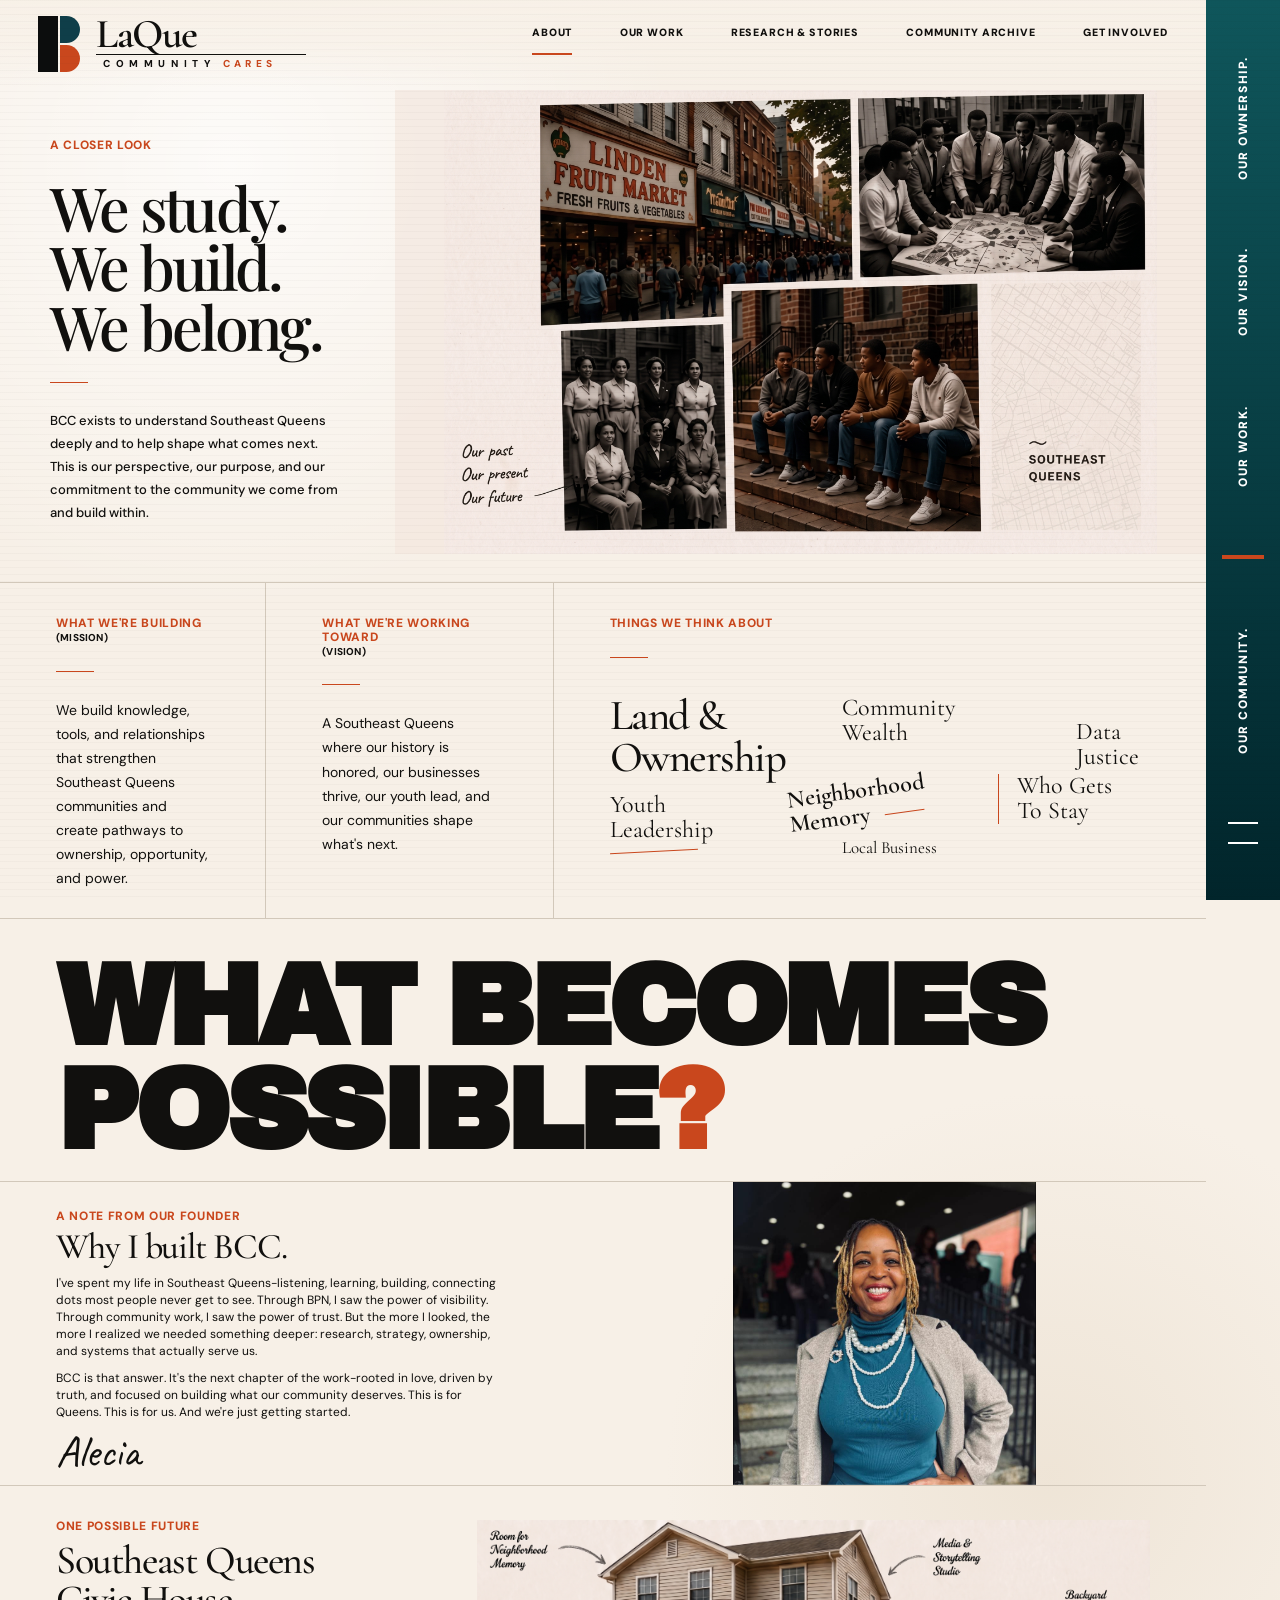
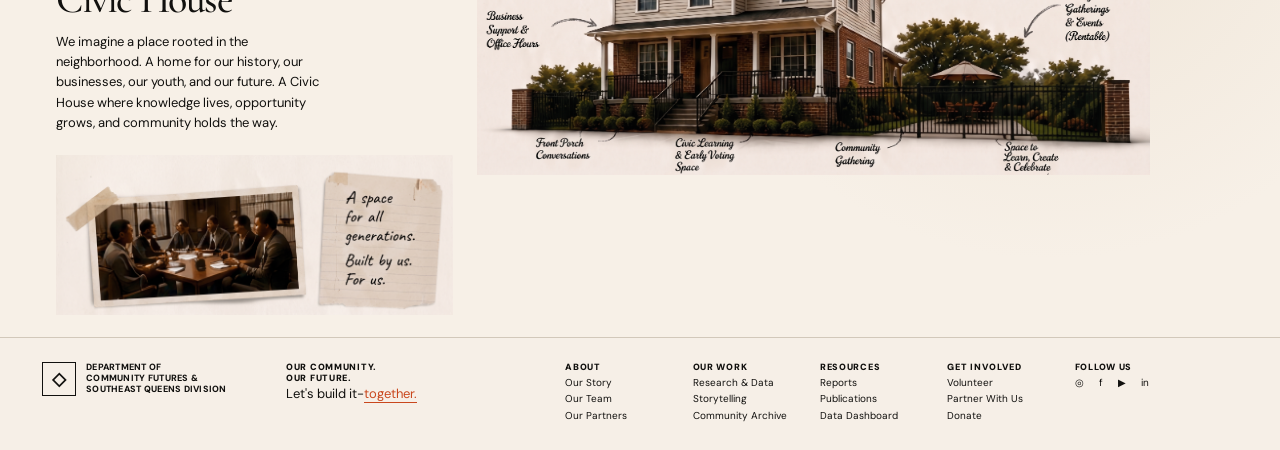
<file: index.html>
<!DOCTYPE html>
<html lang="en">
<head>
  <meta charset="UTF-8">
  <meta name="viewport" content="width=device-width, initial-scale=1.0">
  <title>BlaQue Community Cares - We Study. We Build. We Belong.</title>
  <meta name="description" content="BlaQue Community Cares studies, builds, and belongs with Southeast Queens.">

  <link rel="preconnect" href="https://fonts.googleapis.com">
  <link rel="preconnect" href="https://fonts.gstatic.com" crossorigin>
  <link href="https://fonts.googleapis.com/css2?family=Archivo+Black&family=Caveat:wght@500;600&family=Cormorant+Garamond:ital,wght@0,400;0,600;0,700;1,400;1,600&family=DM+Sans:wght@400;500;600;700;800&family=Playfair+Display:wght@400;500;600&display=swap" rel="stylesheet">
  <link rel="icon" href="data:,">

  <link rel="stylesheet" href="css/global.css">
  <link rel="stylesheet" href="css/homepage.css">
</head>
<body>
  <header class="site-header editorial-header">
    <a href="index.html" class="brand-lockup" aria-label="BlaQue Community Cares home">
      <span class="brand-mark" aria-hidden="true">
        <span></span><span></span><span></span>
      </span>
      <span class="brand-text">
        <span class="brand-name">LaQue</span>
        <span class="brand-rule"></span>
        <span class="brand-sub">Community <em>Cares</em></span>
      </span>
    </a>

    <nav class="site-header__nav" aria-label="Main navigation">
      <a href="about.html" class="active">About</a>
      <a href="#our-work">Our Work</a>
      <a href="#research">Research &amp; Stories</a>
      <a href="#archive">Community Archive</a>
      <a href="people.html">Get Involved</a>
    </nav>

    <button class="site-header__hamburger" aria-label="Toggle navigation">
      <span></span>
      <span></span>
      <span></span>
    </button>
  </header>

  <aside class="vertical-rail" aria-hidden="true">
    <span></span>
    <strong>Our Community.</strong>
    <i></i>
    <strong>Our Work.</strong>
    <strong>Our Vision.</strong>
    <strong>Our Ownership.</strong>
  </aside>

  <main class="home-page">
    <section class="home-hero">
      <div class="hero-copy">
        <p class="section-kicker">A Closer Look</p>
        <h1>We study.<br>We build.<br>We belong.</h1>
        <span class="short-rule"></span>
        <p>
          BCC exists to understand Southeast Queens deeply and to help shape what comes next.
          This is our perspective, our purpose, and our commitment to the community we come
          from and build within.
        </p>
        <p class="script-note script-note--hero">Our past<br>Our present<br>Our future</p>
      </div>

      <figure class="hero-collage">
        <img src="assets/images/hero-collage.jpg" alt="Southeast Queens visual collage: Linden Fruit Market, community leaders around a map, historic portrait, young neighbors on a stoop">
      </figure>
    </section>

    <section class="mission-band" id="our-work">
      <article>
        <p class="section-kicker">What We're Building<br><small>(Mission)</small></p>
        <span class="short-rule"></span>
        <p>We build knowledge, tools, and relationships that strengthen Southeast Queens communities and create pathways to ownership, opportunity, and power.</p>
      </article>
      <article>
        <p class="section-kicker">What We're Working Toward<br><small>(Vision)</small></p>
        <span class="short-rule"></span>
        <p>A Southeast Queens where our history is honored, our businesses thrive, our youth lead, and our communities shape what's next.</p>
      </article>
      <article class="topic-field" id="research">
        <p class="section-kicker">Things We Think About</p>
        <span class="short-rule"></span>
        <div class="topics">
          <strong>Land &amp;<br>Ownership</strong>
          <span>Community<br>Wealth</span>
          <span>Data<br>Justice</span>
          <span class="script-note">Neighborhood<br>Memory</span>
          <span>Youth<br>Leadership</span>
          <span>Who Gets<br>To Stay</span>
          <span>Local Business</span>
        </div>
      </article>
    </section>

    <section class="possible-banner">
      <h2>What Becomes<br>Possible<span>?</span></h2>
    </section>

    <section class="founder-note">
      <div class="founder-copy">
        <p class="section-kicker">A Note From Our Founder</p>
        <h2>Why I built BCC.</h2>
        <p>
          I've spent my life in Southeast Queens-listening, learning, building, connecting dots most people never get to see.
          Through BPN, I saw the power of visibility. Through community work, I saw the power of trust. But the more I looked,
          the more I realized we needed something deeper: research, strategy, ownership, and systems that actually serve us.
        </p>
        <p>
          BCC is that answer. It's the next chapter of the work-rooted in love, driven by truth, and focused on building what
          our community deserves. This is for Queens. This is for us. And we're just getting started.
        </p>
        <p class="signature">Alecia</p>
      </div>
      <figure>
        <img src="assets/images/founder-portrait.jpg" alt="Alecia Abraham, founder of BlaQue Community Cares">
      </figure>
    </section>

    <section class="civic-house" id="archive">
      <div class="civic-copy">
        <p class="section-kicker">One Possible Future</p>
        <h2>Southeast Queens<br>Civic House</h2>
        <p>
          We imagine a place rooted in the neighborhood. A home for our history, our businesses,
          our youth, and our future. A Civic House where knowledge lives, opportunity grows, and
          community holds the way.
        </p>
        <figure class="tape-note">
          <img src="assets/images/tape-note.jpg" alt="A space for all generations. Built by us. For us.">
        </figure>
      </div>

      <figure class="house-board">
        <img src="assets/images/civic-house-diagram.jpg" alt="Southeast Queens Civic House concept: Room for Neighborhood Memory, Media and Storytelling Studio, Business Support, Front Porch Conversations, Civic Learning, Community Gathering">
      </figure>
    </section>
  </main>

  <footer class="editorial-footer">
    <div class="footer-seal">
      <span>Department of<br>Community Futures &amp;<br>Southeast Queens Division</span>
    </div>
    <div class="footer-promise">
      <strong>Our community.<br>Our future.</strong>
      <span>Let's build it-<em>together.</em></span>
    </div>
    <nav aria-label="Footer navigation">
      <div>
        <strong>About</strong>
        <a href="about.html">Our Story</a>
        <a href="about.html#team">Our Team</a>
        <a href="people.html">Our Partners</a>
      </div>
      <div>
        <strong>Our Work</strong>
        <a href="#research">Research &amp; Data</a>
        <a href="#archive">Storytelling</a>
        <a href="#archive">Community Archive</a>
      </div>
      <div>
        <strong>Resources</strong>
        <a href="#research">Reports</a>
        <a href="#research">Publications</a>
        <a href="#research">Data Dashboard</a>
      </div>
      <div>
        <strong>Get Involved</strong>
        <a href="people.html#want-in">Volunteer</a>
        <a href="people.html#want-in">Partner With Us</a>
        <a href="people.html#want-in">Donate</a>
      </div>
      <div>
        <strong>Follow Us</strong>
        <span class="social-row">&#9678; f &#9654; in</span>
      </div>
    </nav>
  </footer>

  <script src="js/main.js"></script>
</body>
</html>
</file>
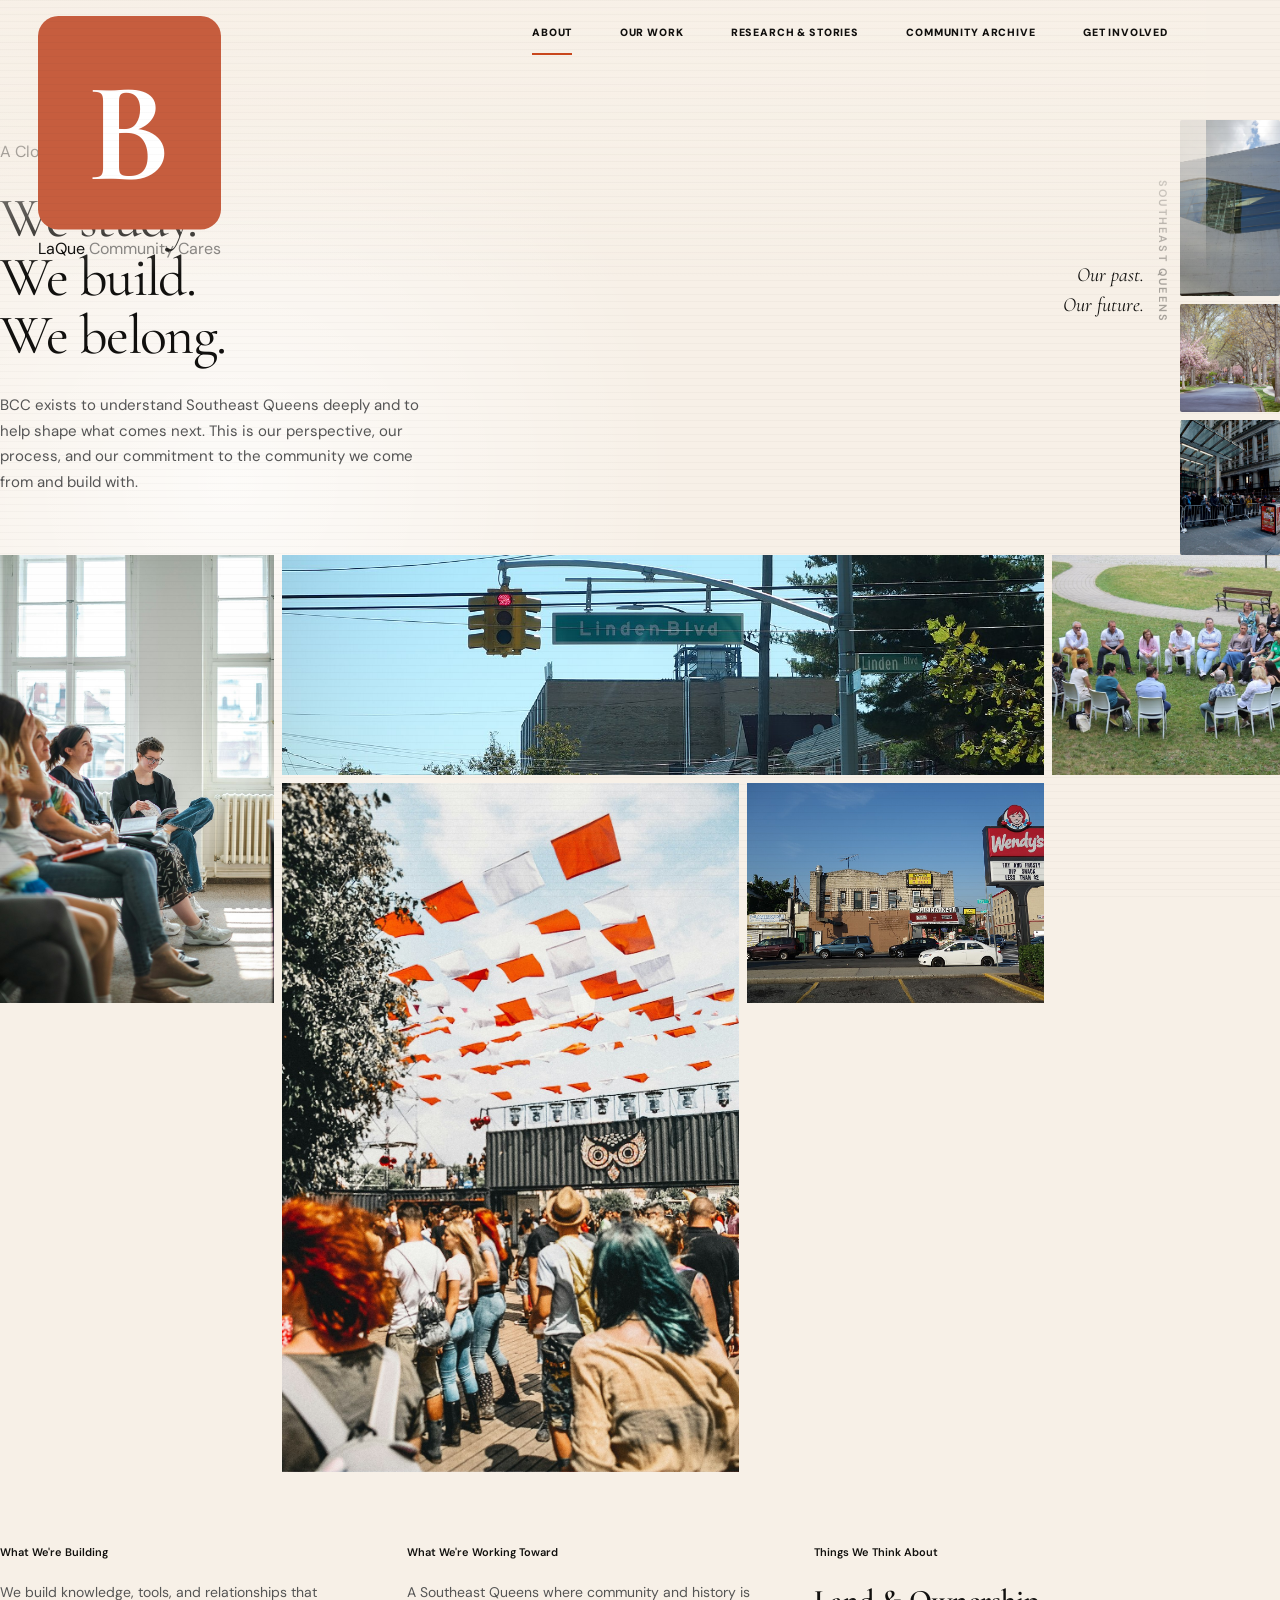
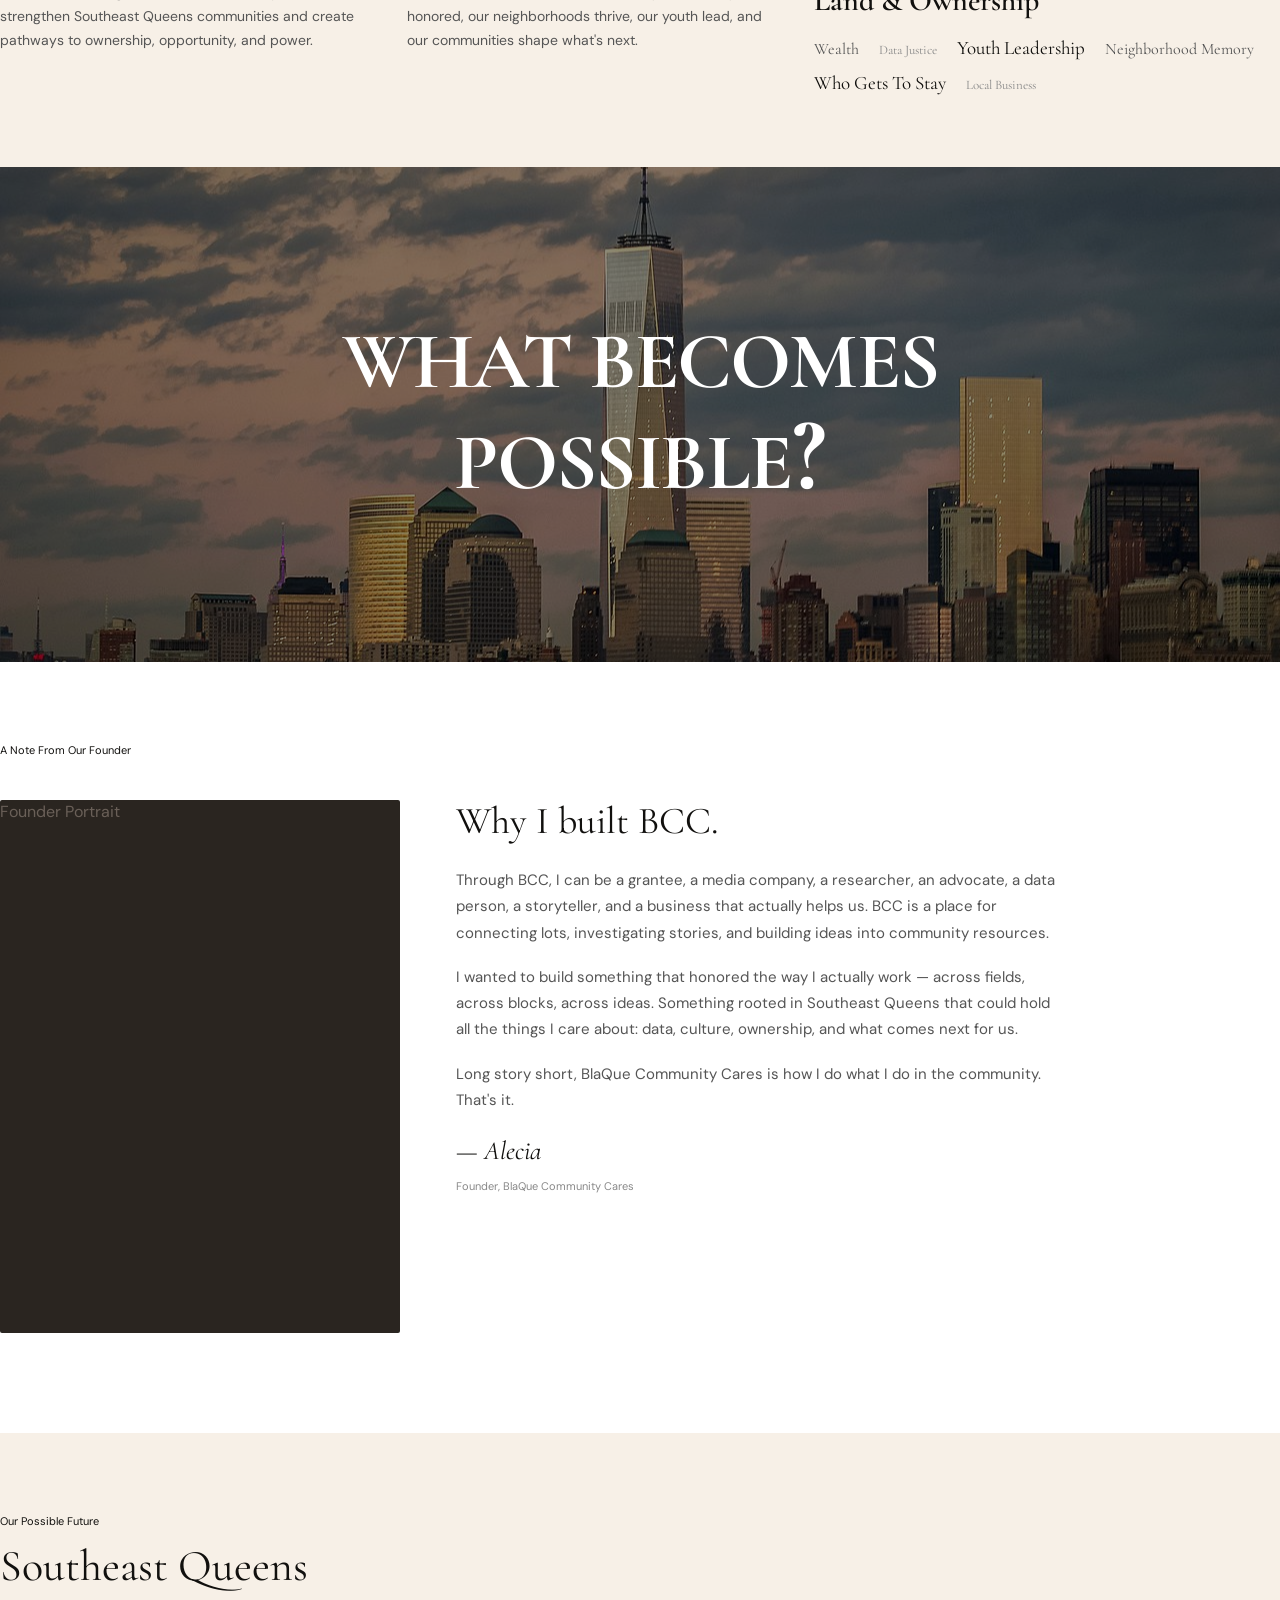
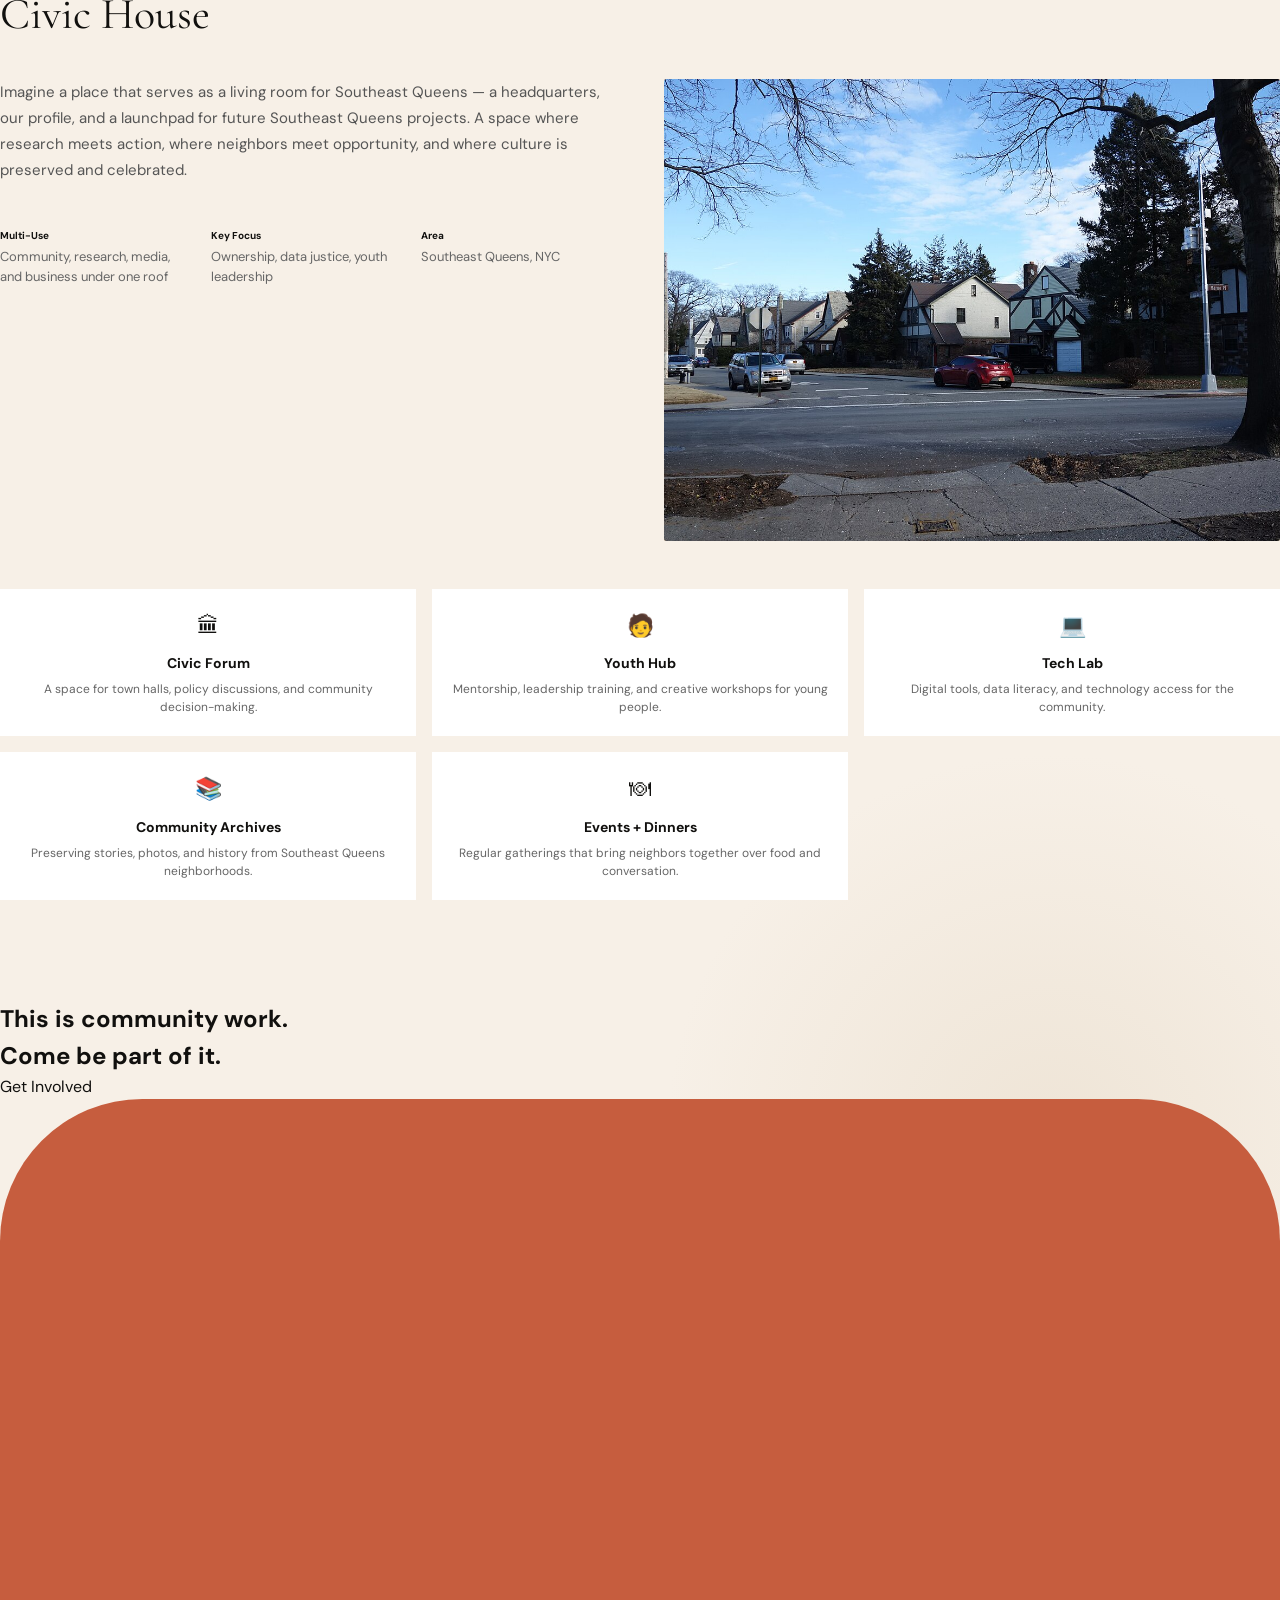
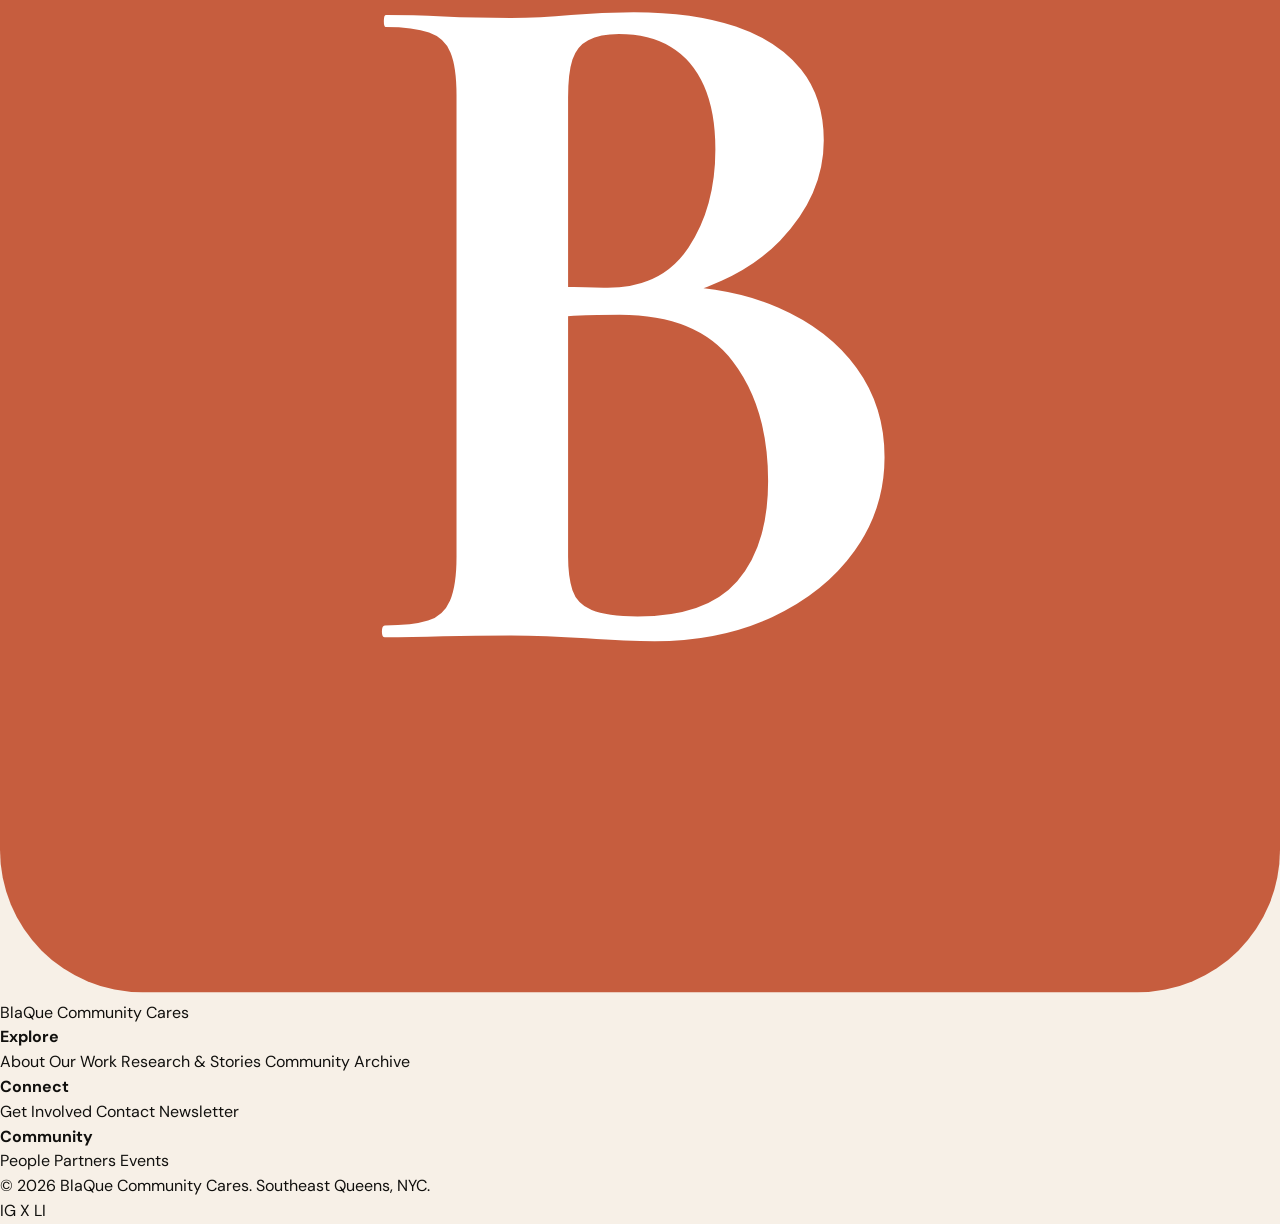
<file: about.html>
<!DOCTYPE html>
<html lang="en">
<head>
  <meta charset="UTF-8">
  <meta name="viewport" content="width=device-width, initial-scale=1.0">
  <title>About — BlaQue Community Cares</title>
  <meta name="description" content="Learn about BlaQue Community Cares — our mission, our founder, and our vision for Southeast Queens.">

  <!-- Google Fonts -->
  <link rel="preconnect" href="https://fonts.googleapis.com">
  <link rel="preconnect" href="https://fonts.gstatic.com" crossorigin>
  <link href="https://fonts.googleapis.com/css2?family=Cormorant+Garamond:ital,wght@0,400;0,600;0,700;1,400&family=DM+Sans:wght@400;500;600;700&display=swap" rel="stylesheet">

  <!-- Stylesheets -->
  <link rel="stylesheet" href="css/global.css">
  <link rel="stylesheet" href="css/about.css">
</head>
<body>

  <!-- ========== HEADER ========== -->
  <header class="site-header site-header--transparent site-header--light">
    <a href="index.html" class="site-header__logo">
      <div class="site-header__logo-icon">
        <svg viewBox="0 0 36 42" fill="none" xmlns="http://www.w3.org/2000/svg">
          <rect width="36" height="42" rx="4" fill="#C65D3E"/>
          <text x="50%" y="55%" dominant-baseline="central" text-anchor="middle"
                font-family="'Cormorant Garamond', serif" font-weight="700" font-size="28" fill="#fff">B</text>
        </svg>
      </div>
      <div class="site-header__logo-text">
        <span class="site-header__logo-name">LaQue</span>
        <span class="site-header__logo-tagline">Community Cares</span>
      </div>
    </a>

    <nav class="site-header__nav">
      <a href="about.html" class="active">About</a>
      <a href="#">Our Work</a>
      <a href="#">Research &amp; Stories</a>
      <a href="#">Community Archive</a>
      <a href="#">Get Involved</a>
    </nav>

    <button class="site-header__hamburger" aria-label="Toggle navigation">
      <span></span>
      <span></span>
      <span></span>
    </button>
  </header>

  <!-- ========== HERO ========== -->
  <section class="about-hero section reveal">
    <div class="about-hero__layout container--wide">
      <div class="about-hero__content">
        <span class="caption about-hero__label">A Closer Look</span>
        <h1 class="about-hero__headline">
          <span>We study.</span>
          <span>We build.</span>
          <span>We belong.</span>
        </h1>
        <p class="about-hero__body">
          BCC exists to understand Southeast Queens deeply and to help shape what comes next.
          This is our perspective, our process, and our commitment to the community we come from
          and build with.
        </p>
      </div>

      <div class="about-hero__decorative">
        <p class="about-hero__italic italic-accent">Our past.<br>Our future.</p>
      </div>

      <div class="about-hero__sidebar">
        <span class="about-hero__sidebar-text">Southeast Queens</span>
      </div>

      <div class="about-hero__photos">
        <div class="about-hero__photo-item"><img src="assets/images/hero-strip-1.jpg" alt="Community event at Hunters Point Library, Queens" loading="lazy" style="width:100%;height:100%;object-fit:cover;"></div>
        <div class="about-hero__photo-item"><img src="assets/images/hero-strip-2.jpg" alt="Queens, New York neighborhood street" loading="lazy" style="width:100%;height:100%;object-fit:cover;"></div>
        <div class="about-hero__photo-item"><img src="assets/images/hero-strip-3.jpg" alt="Community block party gathering in Queens" loading="lazy" style="width:100%;height:100%;object-fit:cover;"></div>
      </div>
    </div>
  </section>

  <!-- ========== PHOTO COLLAGE ========== -->
  <section class="photo-collage section reveal">
    <div class="photo-collage__grid">
      <div class="photo-collage__item photo-collage__item--tall"><img src="assets/images/collage-gathering.jpg" alt="Community gathering and group discussion" loading="lazy" style="width:100%;height:100%;object-fit:cover;"></div>
      <div class="photo-collage__item photo-collage__item--wide"><img src="assets/images/collage-linden.jpg" alt="Linden Boulevard street scene in Queens" loading="lazy" style="width:100%;height:100%;object-fit:cover;"></div>
      <div class="photo-collage__item"><img src="assets/images/collage-meeting.jpg" alt="Neighborhood meeting with community members" loading="lazy" style="width:100%;height:100%;object-fit:cover;"></div>
      <div class="photo-collage__item photo-collage__item--tall"><img src="assets/images/collage-event.jpg" alt="Community street festival event" loading="lazy" style="width:100%;height:100%;object-fit:cover;"></div>
      <div class="photo-collage__item"><img src="assets/images/collage-storefront.jpg" alt="Local storefront on Jamaica Avenue, Queens" loading="lazy" style="width:100%;height:100%;object-fit:cover;"></div>
    </div>
  </section>

  <!-- ========== THREE COLUMNS ========== -->
  <section class="three-columns section section--cream reveal">
    <div class="three-columns__grid container--wide">

      <div class="three-columns__col">
        <h4 class="caption three-columns__heading">What We're Building</h4>
        <p class="three-columns__text">
          We build knowledge, tools, and relationships that strengthen Southeast Queens
          communities and create pathways to ownership, opportunity, and power.
        </p>
      </div>

      <div class="three-columns__col">
        <h4 class="caption three-columns__heading">What We're Working Toward</h4>
        <p class="three-columns__text">
          A Southeast Queens where community and history is honored, our neighborhoods thrive,
          our youth lead, and our communities shape what's next.
        </p>
      </div>

      <div class="three-columns__col three-columns__col--topics">
        <h4 class="caption three-columns__heading">Things We Think About</h4>
        <div class="topic-cloud">
          <span class="topic-cloud__tag topic-cloud__tag--xl">Land &amp; Ownership</span>
          <span class="topic-cloud__tag topic-cloud__tag--md">Wealth</span>
          <span class="topic-cloud__tag topic-cloud__tag--sm">Data Justice</span>
          <span class="topic-cloud__tag topic-cloud__tag--lg">Youth Leadership</span>
          <span class="topic-cloud__tag topic-cloud__tag--md">Neighborhood Memory</span>
          <span class="topic-cloud__tag topic-cloud__tag--lg">Who Gets To Stay</span>
          <span class="topic-cloud__tag topic-cloud__tag--sm">Local Business</span>
        </div>
      </div>

    </div>
  </section>

  <!-- ========== WHAT BECOMES POSSIBLE? ========== -->
  <section class="possible-banner reveal">
    <div class="possible-banner__bg"></div>
    <div class="possible-banner__overlay"></div>
    <div class="possible-banner__content">
      <h2 class="possible-banner__text">
        What Becomes<br>Possible<span class="possible-banner__question">?</span>
      </h2>
    </div>
  </section>

  <!-- ========== FOUNDER'S LETTER ========== -->
  <section class="founder section reveal">
    <div class="container--wide">
      <span class="caption founder__label">A Note From Our Founder</span>

      <div class="founder__grid">
        <div class="founder__photo img-placeholder" aria-label="Portrait of Alecia, Founder">
          Founder Portrait
        </div>

        <div class="founder__text">
          <h2 class="founder__heading">Why I built BCC.</h2>
          <p class="founder__body">
            Through BCC, I can be a grantee, a media company, a researcher, an advocate,
            a data person, a storyteller, and a business that actually helps us. BCC is a place
            for connecting lots, investigating stories, and building ideas into community resources.
          </p>
          <p class="founder__body">
            I wanted to build something that honored the way I actually work &mdash; across fields,
            across blocks, across ideas. Something rooted in Southeast Queens that could hold all
            the things I care about: data, culture, ownership, and what comes next for us.
          </p>
          <p class="founder__body">
            Long story short, BlaQue Community Cares is how I do what I do in the community.
            That's it.
          </p>
          <p class="founder__signature italic-accent">&mdash; Alecia</p>
          <span class="caption founder__title">Founder, BlaQue Community Cares</span>
        </div>
      </div>
    </div>
  </section>

  <!-- ========== CIVIC HOUSE ========== -->
  <section class="civic-house section section--cream reveal">
    <div class="container--wide">
      <span class="caption civic-house__label">Our Possible Future</span>
      <h2 class="civic-house__heading">Southeast Queens<br>Civic House</h2>

      <div class="civic-house__grid">
        <div class="civic-house__info">
          <p class="civic-house__description">
            Imagine a place that serves as a living room for Southeast Queens &mdash; a headquarters,
            our profile, and a launchpad for future Southeast Queens projects. A space where research
            meets action, where neighbors meet opportunity, and where culture is preserved and celebrated.
          </p>

          <div class="civic-house__stats">
            <div class="civic-house__stat">
              <span class="caption">Multi-Use</span>
              <p>Community, research, media, and business under one roof</p>
            </div>
            <div class="civic-house__stat">
              <span class="caption">Key Focus</span>
              <p>Ownership, data justice, youth leadership</p>
            </div>
            <div class="civic-house__stat">
              <span class="caption">Area</span>
              <p>Southeast Queens, NYC</p>
            </div>
          </div>
        </div>

        <div class="civic-house__photo"><img src="assets/images/civic-house.jpg" alt="Historic residential home in Addisleigh Park, St. Albans, Southeast Queens" loading="lazy" style="width:100%;height:100%;object-fit:cover;border-radius:inherit;"></div>
      </div>

      <div class="civic-house__programs">
        <div class="civic-house__program card">
          <div class="card__icon">&#x1F3DB;</div>
          <h4 class="card__title">Civic Forum</h4>
          <p class="card__text">A space for town halls, policy discussions, and community decision-making.</p>
        </div>
        <div class="civic-house__program card">
          <div class="card__icon">&#x1F9D1;</div>
          <h4 class="card__title">Youth Hub</h4>
          <p class="card__text">Mentorship, leadership training, and creative workshops for young people.</p>
        </div>
        <div class="civic-house__program card">
          <div class="card__icon">&#x1F4BB;</div>
          <h4 class="card__title">Tech Lab</h4>
          <p class="card__text">Digital tools, data literacy, and technology access for the community.</p>
        </div>
        <div class="civic-house__program card">
          <div class="card__icon">&#x1F4DA;</div>
          <h4 class="card__title">Community Archives</h4>
          <p class="card__text">Preserving stories, photos, and history from Southeast Queens neighborhoods.</p>
        </div>
        <div class="civic-house__program card">
          <div class="card__icon">&#x1F37D;</div>
          <h4 class="card__title">Events + Dinners</h4>
          <p class="card__text">Regular gatherings that bring neighbors together over food and conversation.</p>
        </div>
      </div>
    </div>
  </section>

  <!-- ========== FOOTER CTA ========== -->
  <div class="footer-cta">
    <h2>This is community work.<br>Come be part of it.</h2>
    <a href="#" class="btn btn--accent">Get Involved</a>
  </div>

  <!-- ========== FOOTER ========== -->
  <footer class="site-footer">
    <div class="site-footer__top">
      <div>
        <a href="index.html" class="site-footer__logo">
          <div class="site-header__logo-icon">
            <svg viewBox="0 0 36 42" fill="none" xmlns="http://www.w3.org/2000/svg">
              <rect width="36" height="42" rx="4" fill="#C65D3E"/>
              <text x="50%" y="55%" dominant-baseline="central" text-anchor="middle"
                    font-family="'Cormorant Garamond', serif" font-weight="700" font-size="28" fill="#fff">B</text>
            </svg>
          </div>
          <div class="site-header__logo-text">
            <span class="site-footer__logo-name">BlaQue</span>
            <span class="site-footer__logo-tagline">Community Cares</span>
          </div>
        </a>
      </div>

      <div class="site-footer__columns">
        <div class="site-footer__column">
          <h4>Explore</h4>
          <a href="about.html">About</a>
          <a href="#">Our Work</a>
          <a href="#">Research &amp; Stories</a>
          <a href="#">Community Archive</a>
        </div>
        <div class="site-footer__column">
          <h4>Connect</h4>
          <a href="#">Get Involved</a>
          <a href="#">Contact</a>
          <a href="#">Newsletter</a>
        </div>
        <div class="site-footer__column">
          <h4>Community</h4>
          <a href="people.html">People</a>
          <a href="#">Partners</a>
          <a href="#">Events</a>
        </div>
      </div>
    </div>

    <div class="site-footer__bottom">
      <span>&copy; 2026 BlaQue Community Cares. Southeast Queens, NYC.</span>
      <div class="site-footer__social">
        <a href="#" aria-label="Instagram">IG</a>
        <a href="#" aria-label="Twitter / X">X</a>
        <a href="#" aria-label="LinkedIn">LI</a>
      </div>
    </div>
  </footer>

  <script src="js/main.js"></script>
</body>
</html>
</file>
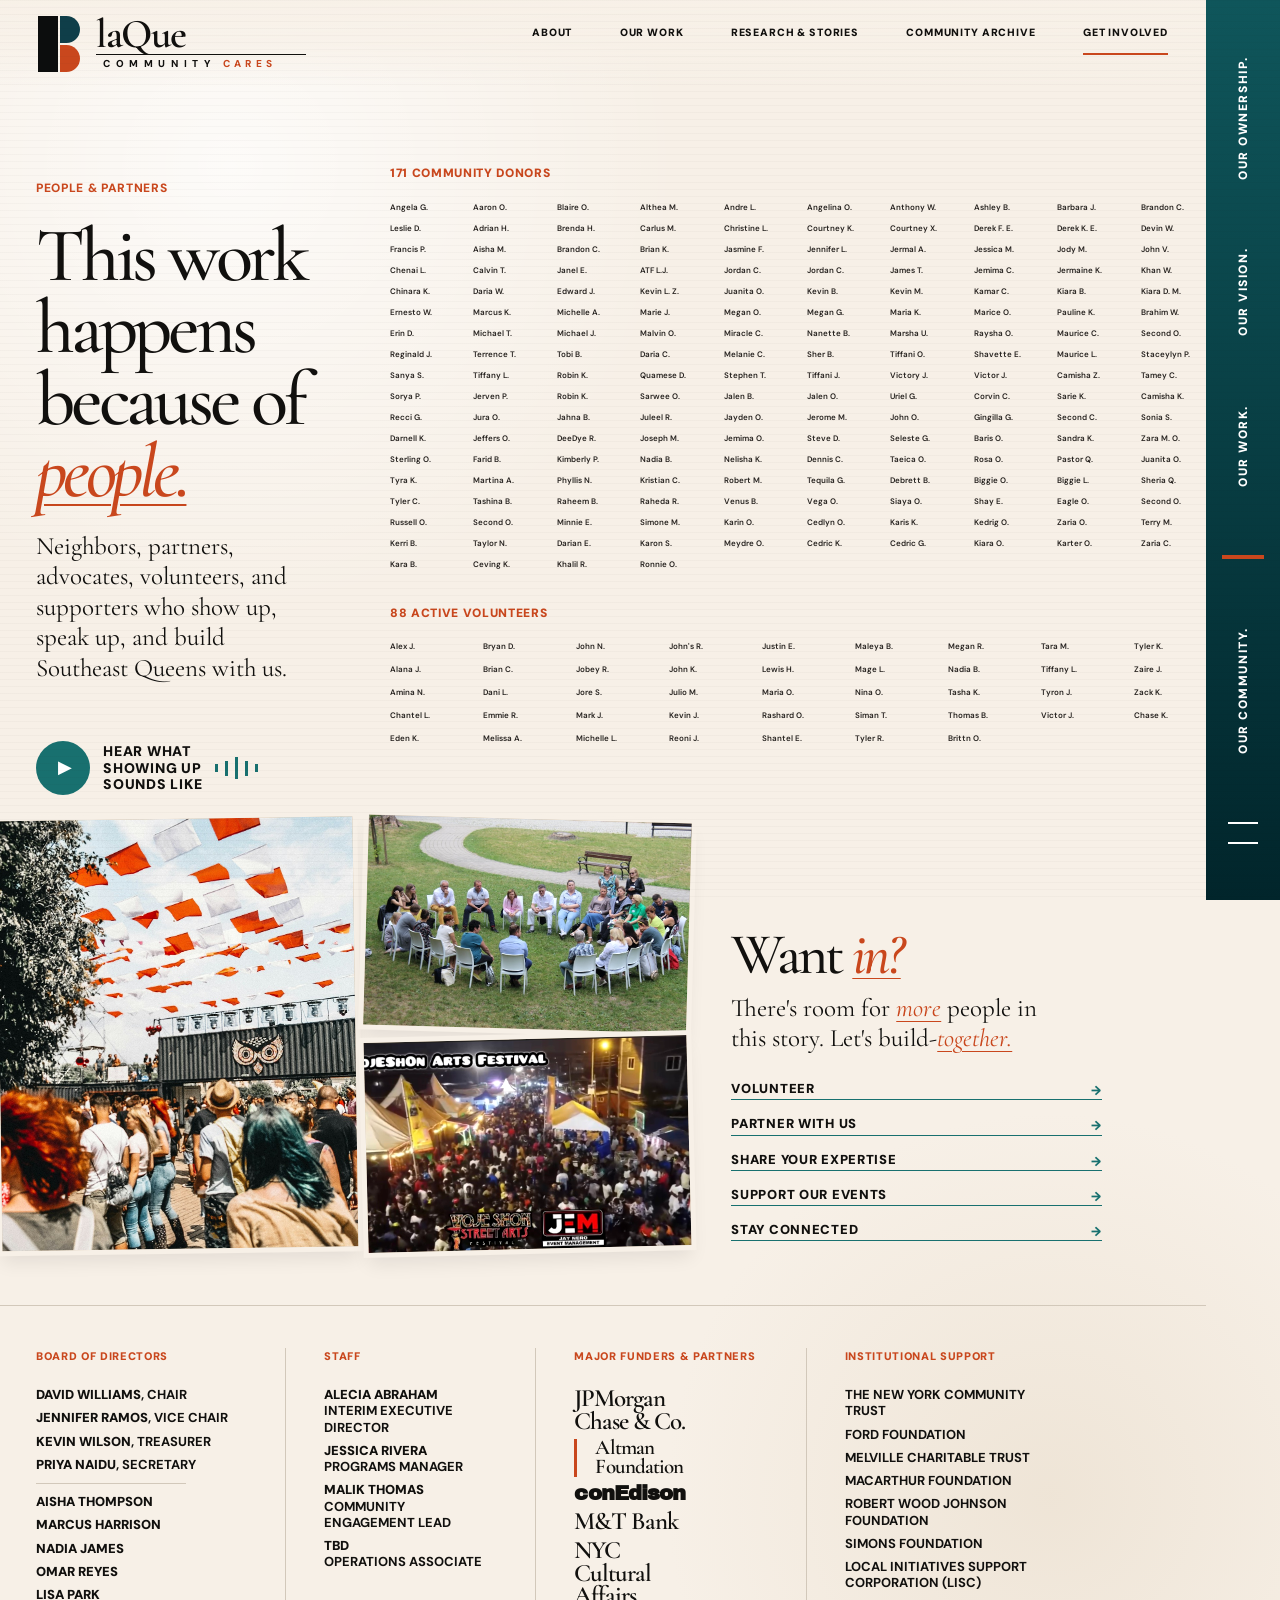
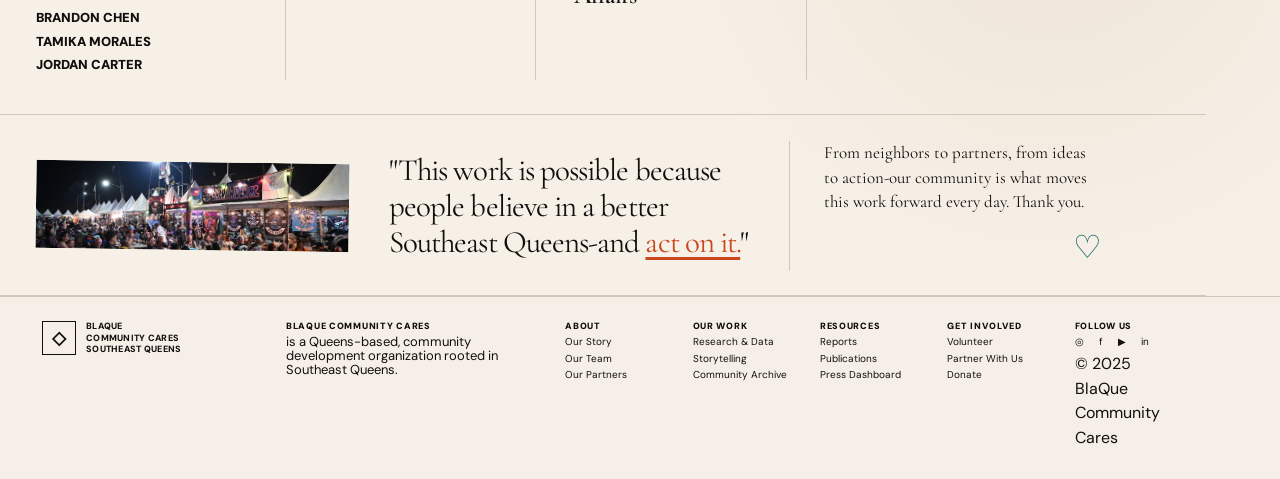
<file: people.html>
<!DOCTYPE html>
<html lang="en">
<head>
  <meta charset="UTF-8">
  <meta name="viewport" content="width=device-width, initial-scale=1.0">
  <title>Get Involved - BlaQue Community Cares</title>
  <meta name="description" content="This work happens because of people: neighbors, donors, volunteers, board members, staff, and partners building Southeast Queens.">

  <link rel="preconnect" href="https://fonts.googleapis.com">
  <link rel="preconnect" href="https://fonts.gstatic.com" crossorigin>
  <link href="https://fonts.googleapis.com/css2?family=Archivo+Black&family=Caveat:wght@500;600&family=Cormorant+Garamond:ital,wght@0,400;0,600;0,700;1,400;1,600&family=DM+Sans:wght@400;500;600;700;800&family=Playfair+Display:wght@400;500;600&display=swap" rel="stylesheet">
  <link rel="icon" href="data:,">

  <link rel="stylesheet" href="css/global.css">
  <link rel="stylesheet" href="css/people.css">
</head>
<body>
  <header class="site-header editorial-header">
    <a href="index.html" class="brand-lockup" aria-label="BlaQue Community Cares home">
      <span class="brand-mark" aria-hidden="true">
        <span></span><span></span><span></span>
      </span>
      <span class="brand-text">
        <span class="brand-name">laQue</span>
        <span class="brand-rule"></span>
        <span class="brand-sub">Community <em>Cares</em></span>
      </span>
    </a>

    <nav class="site-header__nav" aria-label="Main navigation">
      <a href="about.html">About</a>
      <a href="index.html#our-work">Our Work</a>
      <a href="index.html#research">Research &amp; Stories</a>
      <a href="index.html#archive">Community Archive</a>
      <a href="people.html" class="active">Get Involved</a>
    </nav>

    <button class="site-header__hamburger" aria-label="Toggle navigation">
      <span></span>
      <span></span>
      <span></span>
    </button>
  </header>

  <aside class="vertical-rail" aria-hidden="true">
    <span></span>
    <strong>Our Community.</strong>
    <i></i>
    <strong>Our Work.</strong>
    <strong>Our Vision.</strong>
    <strong>Our Ownership.</strong>
  </aside>

  <main class="people-page">
    <section class="people-ledger">
      <div class="people-intro">
        <p class="section-kicker">People &amp; Partners</p>
        <h1>This work<br>happens<br>because of<br><em>people.</em></h1>
        <p>
          Neighbors, partners, advocates, volunteers, and supporters who show up,
          speak up, and build Southeast Queens with us.
        </p>
        <a class="audio-prompt" href="#want-in">
          <span class="play-dot">&#9654;</span>
          <strong>Hear what<br>showing up<br>sounds like</strong>
          <i></i>
        </a>
      </div>

      <div class="names-panel">
        <section>
          <h2>171 Community Donors</h2>
          <div class="name-grid name-grid--donors" aria-label="Community donor names">
            <span>Angela G.</span><span>Aaron O.</span><span>Blaire O.</span><span>Althea M.</span><span>Andre L.</span><span>Angelina O.</span><span>Anthony W.</span><span>Ashley B.</span><span>Barbara J.</span><span>Brandon C.</span>
            <span>Leslie D.</span><span>Adrian H.</span><span>Brenda H.</span><span>Carlus M.</span><span>Christine L.</span><span>Courtney K.</span><span>Courtney X.</span><span>Derek F. E.</span><span>Derek K. E.</span><span>Devin W.</span>
            <span>Francis P.</span><span>Aisha M.</span><span>Brandon C.</span><span>Brian K.</span><span>Jasmine F.</span><span>Jennifer L.</span><span>Jermal A.</span><span>Jessica M.</span><span>Jody M.</span><span>John V.</span>
            <span>Chenai L.</span><span>Calvin T.</span><span>Janel E.</span><span>ATF L.J.</span><span>Jordan C.</span><span>Jordan C.</span><span>James T.</span><span>Jemima C.</span><span>Jermaine K.</span><span>Khan W.</span>
            <span>Chinara K.</span><span>Daria W.</span><span>Edward J.</span><span>Kevin L. Z.</span><span>Juanita O.</span><span>Kevin B.</span><span>Kevin M.</span><span>Kamar C.</span><span>Kiara B.</span><span>Kiara D. M.</span>
            <span>Ernesto W.</span><span>Marcus K.</span><span>Michelle A.</span><span>Marie J.</span><span>Megan O.</span><span>Megan G.</span><span>Maria K.</span><span>Marice O.</span><span>Pauline K.</span><span>Brahim W.</span>
            <span>Erin D.</span><span>Michael T.</span><span>Michael J.</span><span>Malvin O.</span><span>Miracle C.</span><span>Nanette B.</span><span>Marsha U.</span><span>Raysha O.</span><span>Maurice C.</span><span>Second O.</span>
            <span>Reginald J.</span><span>Terrence T.</span><span>Tobi B.</span><span>Daria C.</span><span>Melanie C.</span><span>Sher B.</span><span>Tiffani O.</span><span>Shavette E.</span><span>Maurice L.</span><span>Staceylyn P.</span>
            <span>Sanya S.</span><span>Tiffany L.</span><span>Robin K.</span><span>Quamese D.</span><span>Stephen T.</span><span>Tiffani J.</span><span>Victory J.</span><span>Victor J.</span><span>Camisha Z.</span><span>Tamey C.</span>
            <span>Sorya P.</span><span>Jerven P.</span><span>Robin K.</span><span>Sarwee O.</span><span>Jalen B.</span><span>Jalen O.</span><span>Uriel G.</span><span>Corvin C.</span><span>Sarie K.</span><span>Camisha K.</span>
            <span>Recci G.</span><span>Jura O.</span><span>Jahna B.</span><span>Juleel R.</span><span>Jayden O.</span><span>Jerome M.</span><span>John O.</span><span>Gingilla G.</span><span>Second C.</span><span>Sonia S.</span>
            <span>Darnell K.</span><span>Jeffers O.</span><span>DeeDye R.</span><span>Joseph M.</span><span>Jemima O.</span><span>Steve D.</span><span>Seleste G.</span><span>Baris O.</span><span>Sandra K.</span><span>Zara M. O.</span>
            <span>Sterling O.</span><span>Farid B.</span><span>Kimberly P.</span><span>Nadia B.</span><span>Nelisha K.</span><span>Dennis C.</span><span>Taeica O.</span><span>Rosa O.</span><span>Pastor Q.</span><span>Juanita O.</span>
            <span>Tyra K.</span><span>Martina A.</span><span>Phyllis N.</span><span>Kristian C.</span><span>Robert M.</span><span>Tequila G.</span><span>Debrett B.</span><span>Biggie O.</span><span>Biggie L.</span><span>Sheria Q.</span>
            <span>Tyler C.</span><span>Tashina B.</span><span>Raheem B.</span><span>Raheda R.</span><span>Venus B.</span><span>Vega O.</span><span>Siaya O.</span><span>Shay E.</span><span>Eagle O.</span><span>Second O.</span>
            <span>Russell O.</span><span>Second O.</span><span>Minnie E.</span><span>Simone M.</span><span>Karin O.</span><span>Cedlyn O.</span><span>Karis K.</span><span>Kedrig O.</span><span>Zaria O.</span><span>Terry M.</span>
            <span>Kerri B.</span><span>Taylor N.</span><span>Darian E.</span><span>Karon S.</span><span>Meydre O.</span><span>Cedric K.</span><span>Cedric G.</span><span>Kiara O.</span><span>Karter O.</span><span>Zaria C.</span>
            <span>Kara B.</span><span>Ceving K.</span><span>Khalil R.</span><span>Ronnie O.</span>
          </div>
        </section>

        <section>
          <h2>88 Active Volunteers</h2>
          <div class="name-grid name-grid--volunteers" aria-label="Active volunteer names">
            <span>Alex J.</span><span>Bryan D.</span><span>John N.</span><span>John's R.</span><span>Justin E.</span><span>Maleya B.</span><span>Megan R.</span><span>Tara M.</span><span>Tyler K.</span>
            <span>Alana J.</span><span>Brian C.</span><span>Jobey R.</span><span>John K.</span><span>Lewis H.</span><span>Mage L.</span><span>Nadia B.</span><span>Tiffany L.</span><span>Zaire J.</span>
            <span>Amina N.</span><span>Dani L.</span><span>Jore S.</span><span>Julio M.</span><span>Maria O.</span><span>Nina O.</span><span>Tasha K.</span><span>Tyron J.</span><span>Zack K.</span>
            <span>Chantel L.</span><span>Emmie R.</span><span>Mark J.</span><span>Kevin J.</span><span>Rashard O.</span><span>Siman T.</span><span>Thomas B.</span><span>Victor J.</span>
            <span>Chase K.</span><span>Eden K.</span><span>Melissa A.</span><span>Michelle L.</span><span>Reoni J.</span><span>Shantel E.</span><span>Tyler R.</span><span>Brittn O.</span>
          </div>
        </section>
      </div>
    </section>

    <section class="involvement-collage" id="want-in">
      <div class="media-stack">
        <figure class="media-card media-card--large">
          <img src="assets/images/community-gathering.jpg" alt="Volunteers serving food at a community event">
        </figure>
        <figure class="media-card media-card--small media-card--tilt-left">
          <img src="assets/images/collage-meeting.jpg" alt="Small group conversation over food">
        </figure>
        <figure class="media-card media-card--small media-card--tilt-right">
          <img src="assets/images/street-festival.jpg" alt="Southeast Queens community street event">
        </figure>
      </div>

      <aside class="want-panel">
        <h2>Want <em>in?</em></h2>
        <p>There's room for <em>more</em> people in this story. Let's build-<em>together.</em></p>
        <nav aria-label="Ways to get involved">
          <a href="#">Volunteer</a>
          <a href="#">Partner With Us</a>
          <a href="#">Share Your Expertise</a>
          <a href="#">Support Our Events</a>
          <a href="#">Stay Connected</a>
        </nav>
      </aside>
    </section>

    <section class="org-wall">
      <article>
        <h2>Board of Directors</h2>
        <p><strong>David Williams</strong>, Chair</p>
        <p><strong>Jennifer Ramos</strong>, Vice Chair</p>
        <p><strong>Kevin Wilson</strong>, Treasurer</p>
        <p><strong>Priya Naidu</strong>, Secretary</p>
        <hr>
        <p><strong>Aisha Thompson</strong></p>
        <p><strong>Marcus Harrison</strong></p>
        <p><strong>Nadia James</strong></p>
        <p><strong>Omar Reyes</strong></p>
        <p><strong>Lisa Park</strong></p>
        <p><strong>Brandon Chen</strong></p>
        <p><strong>Tamika Morales</strong></p>
        <p><strong>Jordan Carter</strong></p>
      </article>

      <article>
        <h2>Staff</h2>
        <p><strong>Alecia Abraham</strong><br>Interim Executive Director</p>
        <p><strong>Jessica Rivera</strong><br>Programs Manager</p>
        <p><strong>Malik Thomas</strong><br>Community Engagement Lead</p>
        <p><strong>TBD</strong><br>Operations Associate</p>
      </article>

      <article class="partner-logos">
        <h2>Major Funders &amp; Partners</h2>
        <p>JPMorgan<br>Chase &amp; Co.</p>
        <p>Altman<br>Foundation</p>
        <p>conEdison</p>
        <p>M&amp;T Bank</p>
        <p>NYC<br>Cultural<br>Affairs</p>
      </article>

      <article>
        <h2>Institutional Support</h2>
        <p>The New York Community Trust</p>
        <p>Ford Foundation</p>
        <p>Melville Charitable Trust</p>
        <p>MacArthur Foundation</p>
        <p>Robert Wood Johnson Foundation</p>
        <p>Simons Foundation</p>
        <p>Local Initiatives Support Corporation (LISC)</p>
      </article>
    </section>

    <section class="people-quote-strip">
      <figure>
        <img src="assets/images/quote-bg.jpg" alt="Train line at sunset in Queens">
      </figure>
      <blockquote>
        "This work is possible because people believe in a better Southeast Queens-and <em>act on it.</em>"
      </blockquote>
      <p>
        From neighbors to partners, from ideas to action-our community is what moves this work forward every day. Thank you.
        <span>&#9825;</span>
      </p>
    </section>
  </main>

  <footer class="editorial-footer">
    <div class="footer-seal">
      <span>BlaQue<br>Community Cares<br>Southeast Queens</span>
    </div>
    <div class="footer-promise">
      <strong>BlaQue Community Cares</strong>
      <span>is a Queens-based, community development organization rooted in Southeast Queens.</span>
    </div>
    <nav aria-label="Footer navigation">
      <div>
        <strong>About</strong>
        <a href="about.html">Our Story</a>
        <a href="about.html#team">Our Team</a>
        <a href="people.html">Our Partners</a>
      </div>
      <div>
        <strong>Our Work</strong>
        <a href="index.html#research">Research &amp; Data</a>
        <a href="index.html#archive">Storytelling</a>
        <a href="index.html#archive">Community Archive</a>
      </div>
      <div>
        <strong>Resources</strong>
        <a href="index.html#research">Reports</a>
        <a href="index.html#research">Publications</a>
        <a href="index.html#research">Press Dashboard</a>
      </div>
      <div>
        <strong>Get Involved</strong>
        <a href="#want-in">Volunteer</a>
        <a href="#want-in">Partner With Us</a>
        <a href="#want-in">Donate</a>
      </div>
      <div>
        <strong>Follow Us</strong>
        <span class="social-row">&#9678; f &#9654; in</span>
        <span>&copy; 2025 BlaQue Community Cares</span>
      </div>
    </nav>
  </footer>

  <script src="js/main.js"></script>
</body>
</html>
</file>
<file: css/global.css>
/* ============================================
   BlaQue Community Cares - Editorial Brutalist Base
   ============================================ */

*, *::before, *::after {
  box-sizing: border-box;
}

* {
  margin: 0;
  padding: 0;
}

:root {
  --ink: #11100e;
  --paper: #f7f0e7;
  --paper-deep: #efe6d8;
  --muted: #766f66;
  --line: #d2c8ba;
  --orange: #c9471d;
  --teal: #083f44;
  --teal-bright: #18706f;
  --black: #0c0d0d;
  --font-serif: "Cormorant Garamond", "Bodoni 72", Didot, Georgia, serif;
  --font-display: "Playfair Display", "Bodoni 72", Didot, "Cormorant Garamond", Georgia, serif;
  --font-sans: "DM Sans", Arial, Helvetica, sans-serif;
  --font-heavy: "Archivo Black", Impact, "Arial Black", sans-serif;
  --font-script: "Caveat", "Bradley Hand", cursive;
}

html {
  scroll-behavior: smooth;
  -webkit-font-smoothing: antialiased;
  -moz-osx-font-smoothing: grayscale;
}

body {
  min-width: 320px;
  background:
    radial-gradient(circle at 18% 8%, rgba(255, 255, 255, 0.74), transparent 28rem),
    radial-gradient(circle at 82% 72%, rgba(230, 217, 198, 0.5), transparent 24rem),
    var(--paper);
  color: var(--ink);
  font-family: var(--font-sans);
  font-size: 16px;
  line-height: 1.55;
}

body::before {
  content: "";
  position: fixed;
  inset: 0;
  pointer-events: none;
  background-image: linear-gradient(rgba(17, 16, 14, 0.025) 1px, transparent 1px);
  background-size: 100% 7px;
  mix-blend-mode: multiply;
  z-index: 9999;
}

img {
  display: block;
  width: 100%;
  height: auto;
}

a {
  color: inherit;
  text-decoration: none;
}

button {
  border: 0;
  background: none;
  color: inherit;
  font: inherit;
}

ul, ol {
  list-style: none;
}

.section-kicker {
  color: var(--orange);
  font-family: var(--font-sans);
  font-size: 12px;
  font-weight: 800;
  letter-spacing: 0.055em;
  line-height: 1.15;
  text-transform: uppercase;
}

.section-kicker small {
  color: var(--ink);
  font-size: 10px;
  letter-spacing: 0.02em;
}

.short-rule {
  display: block;
  width: 38px;
  height: 1px;
  margin: 26px 0;
  background: var(--orange);
}

.script-note {
  color: var(--ink);
  font-family: var(--font-script);
  font-size: 23px;
  font-weight: 600;
  line-height: 0.98;
}

.signature {
  font-family: var(--font-script);
  font-size: 44px;
  line-height: 1;
}

/* Header */
.site-header {
  position: fixed;
  top: 0;
  left: 0;
  right: 74px;
  z-index: 50;
  display: flex;
  align-items: flex-start;
  justify-content: space-between;
  gap: 36px;
  padding: 16px 38px 14px;
  color: var(--ink);
  background: linear-gradient(to bottom, rgba(247, 240, 231, 0.94), rgba(247, 240, 231, 0.72), transparent);
}

.brand-lockup {
  display: grid;
  grid-template-columns: 49px auto;
  gap: 9px;
  align-items: start;
  min-width: 260px;
}

.brand-mark {
  display: grid;
  width: 43px;
  height: 58px;
  grid-template-columns: 20px 20px;
  grid-template-rows: 27px 27px;
  gap: 2px;
}

.brand-mark span:nth-child(1) {
  grid-row: 1 / 3;
  background: var(--black);
}

.brand-mark span:nth-child(2) {
  border-radius: 0 18px 18px 0;
  background: #0f3e49;
}

.brand-mark span:nth-child(3) {
  border-radius: 0 18px 18px 0;
  background: var(--orange);
}

.brand-text {
  display: grid;
  gap: 1px;
}

.brand-name {
  font-family: var(--font-serif);
  font-size: 41px;
  font-weight: 600;
  line-height: 0.9;
  letter-spacing: -0.035em;
}

.brand-rule {
  width: 210px;
  height: 1px;
  background: var(--ink);
}

.brand-sub {
  padding-left: 7px;
  font-family: var(--font-sans);
  font-size: 10px;
  font-weight: 800;
  letter-spacing: 0.56em;
  text-transform: uppercase;
}

.brand-sub em {
  color: var(--orange);
  font-style: normal;
  letter-spacing: 0.42em;
}

.site-header__nav {
  display: flex;
  gap: clamp(30px, 3.7vw, 48px);
  align-items: center;
  padding-top: 9px;
}

.site-header__nav a {
  position: relative;
  font-family: var(--font-sans);
  font-size: 10.5px;
  font-weight: 900;
  letter-spacing: 0.08em;
  text-transform: uppercase;
  white-space: nowrap;
}

.site-header__nav a.active::after,
.site-header__nav a:hover::after {
  content: "";
  position: absolute;
  left: 0;
  right: 0;
  bottom: -14px;
  height: 2px;
  background: var(--orange);
}

.site-header__hamburger {
  display: none;
  width: 34px;
  padding: 4px;
}

.site-header__hamburger span {
  display: block;
  width: 25px;
  height: 2px;
  margin: 6px 0;
  background: currentColor;
}

/* Fixed side rail */
.vertical-rail {
  position: fixed;
  top: 0;
  right: 0;
  bottom: 0;
  z-index: 60;
  width: 74px;
  display: flex;
  align-items: center;
  justify-content: space-around;
  padding: 22px 0;
  writing-mode: vertical-rl;
  transform: rotate(180deg);
  color: #fff;
  background: linear-gradient(180deg, #01252b 0%, #0f565b 100%);
}

.vertical-rail span {
  width: 30px;
  height: 22px;
  border-top: 2px solid currentColor;
  border-bottom: 2px solid currentColor;
}

.vertical-rail strong {
  font-family: var(--font-sans);
  font-size: 12px;
  font-weight: 900;
  letter-spacing: 0.13em;
  text-transform: uppercase;
}

.vertical-rail i {
  display: block;
  width: 42px;
  height: 4px;
  background: var(--orange);
}

/* Footer */
.editorial-footer {
  display: grid;
  grid-template-columns: 210px 1fr 2.5fr;
  gap: 34px;
  align-items: start;
  padding: 24px 102px 28px 42px;
  border-top: 1px solid var(--line);
  background: rgba(247, 240, 231, 0.94);
}

.footer-seal {
  min-height: 45px;
  padding-left: 44px;
  position: relative;
  font-size: 9px;
  font-weight: 800;
  letter-spacing: 0.03em;
  line-height: 1.25;
  text-transform: uppercase;
}

.footer-seal::before {
  content: "\25C7";
  position: absolute;
  left: 0;
  top: 0;
  display: grid;
  place-items: center;
  width: 34px;
  height: 34px;
  border: 1px solid var(--ink);
  font-size: 18px;
}

.footer-promise {
  display: grid;
  gap: 3px;
  font-family: var(--font-serif);
  font-size: 19px;
  line-height: 1.08;
}

.footer-promise span {
  font-family: var(--font-sans);
  font-size: 13px;
}

.footer-promise em {
  color: var(--orange);
  font-style: normal;
  text-decoration: underline;
  text-underline-offset: 4px;
}

.editorial-footer nav {
  display: grid;
  grid-template-columns: repeat(5, minmax(90px, 1fr));
  gap: 24px;
}

.editorial-footer nav div {
  display: grid;
  align-content: start;
  gap: 3px;
}

.editorial-footer strong {
  font-family: var(--font-sans);
  font-size: 9px;
  font-weight: 900;
  letter-spacing: 0.08em;
  line-height: 1.2;
  text-transform: uppercase;
}

.editorial-footer a,
.editorial-footer .social-row {
  color: var(--ink);
  font-size: 10px;
  line-height: 1.35;
}

.social-row {
  word-spacing: 12px;
}

.reveal,
.reveal.is-visible,
.will-animate {
  opacity: 1;
  transform: none;
}

@media (max-width: 1100px) {
  .site-header {
    right: 0;
  }

  .vertical-rail {
    display: none;
  }
}

@media (max-width: 900px) {
  .site-header {
    align-items: center;
    padding: 16px 18px;
    background: rgba(247, 240, 231, 0.96);
  }

  .brand-lockup {
    grid-template-columns: 34px auto;
    min-width: 0;
  }

  .brand-mark {
    width: 31px;
    height: 42px;
    grid-template-columns: 14px 14px;
    grid-template-rows: 20px 20px;
  }

  .brand-name {
    font-size: 30px;
  }

  .brand-rule {
    width: 150px;
  }

  .brand-sub {
    font-size: 8px;
    letter-spacing: 0.36em;
  }

  .site-header__hamburger {
    display: block;
  }

  .site-header__nav {
    position: absolute;
    top: 74px;
    left: 18px;
    right: 18px;
    display: none;
    padding: 18px;
    background: var(--paper);
    border: 1px solid var(--ink);
  }

  .site-header__nav.is-open {
    display: grid;
    gap: 14px;
  }

  .site-header__nav a.active::after,
  .site-header__nav a:hover::after {
    bottom: -5px;
  }

  .editorial-footer {
    grid-template-columns: 1fr;
    padding: 28px 20px;
  }

  .editorial-footer nav {
    grid-template-columns: repeat(2, minmax(120px, 1fr));
  }
}

@media (max-width: 520px) {
  body {
    font-size: 15px;
  }

  .brand-rule,
  .brand-sub {
    display: none;
  }

  .site-header__nav {
    top: 66px;
  }

  .editorial-footer nav {
    grid-template-columns: 1fr;
  }
}
</file>
<file: css/homepage.css>
/* ============================================
   Homepage - Reference 1
   ============================================ */

.home-page {
  padding-right: 74px;
}

.home-hero {
  position: relative;
  height: clamp(583px, 34.8vw, 660px);
  min-height: 583px;
  padding: 0;
  border-bottom: 1px solid var(--line);
}

.hero-copy {
  position: absolute;
  left: 50px;
  top: 139px;
  width: min(520px, 42vw);
  padding-top: 0;
}

.hero-copy h1 {
  max-width: 500px;
  margin-top: 24px;
  font-family: var(--font-display);
  font-size: clamp(56px, 4.75vw, 90px);
  font-weight: 500;
  letter-spacing: -0.045em;
  line-height: 0.98;
}

.hero-copy p:not(.section-kicker):not(.script-note) {
  max-width: 288px;
  font-size: 13px;
  font-weight: 500;
  line-height: 1.78;
}

.script-note--hero {
  display: none;
}

.script-note--hero::after {
  content: "";
  position: absolute;
  left: 88px;
  bottom: 13px;
  width: 52px;
  height: 1px;
  background: var(--muted);
  transform: rotate(-13deg);
}

/* Hero collage — now a single designed image */
.hero-collage {
  position: absolute;
  left: 32.75%;
  top: 90px;
  right: 0;
  bottom: 28px;
  margin: 0;
  overflow: hidden;
  background: rgba(244, 232, 223, 0.72);
}

.hero-collage img {
  width: 100%;
  height: 100%;
  object-fit: contain;
  object-position: center center;
}

/* Mission band */
.mission-band {
  display: grid;
  grid-template-columns: 1fr 1.08fr 2.45fr;
  border-bottom: 1px solid var(--line);
}

.mission-band article {
  min-height: 265px;
  padding: 34px 56px 28px;
  border-right: 1px solid var(--line);
}

.mission-band article:last-child {
  border-right: 0;
}

.mission-band p:not(.section-kicker) {
  max-width: 295px;
  font-size: 14px;
  line-height: 1.72;
}

.topic-field {
  padding-right: 72px;
}

.topics {
  position: relative;
  min-height: 170px;
}

.topics > * {
  position: absolute;
}

.topics strong {
  left: 0;
  top: 10px;
  font-family: var(--font-serif);
  font-size: 43px;
  font-weight: 500;
  letter-spacing: -0.035em;
  line-height: 0.98;
}

.topics span {
  font-family: var(--font-serif);
  font-size: 24px;
  line-height: 1.03;
}

.topics span:nth-child(2) {
  left: 43%;
  top: 12px;
}

.topics span:nth-child(3) {
  right: 2%;
  top: 36px;
}

.topics span:nth-child(4) {
  left: 33%;
  top: 95px;
  transform: rotate(-8deg);
}

.topics span:nth-child(4)::after {
  content: "";
  display: inline-block;
  width: 40px;
  height: 1px;
  margin-left: 15px;
  vertical-align: middle;
  background: var(--orange);
}

.topics span:nth-child(5) {
  left: 0;
  bottom: 2px;
}

.topics span:nth-child(5)::after {
  content: "";
  display: block;
  width: 88px;
  height: 1px;
  margin-top: 8px;
  background: var(--orange);
  transform: rotate(-3deg);
}

.topics span:nth-child(6) {
  right: 7%;
  bottom: 30px;
  padding-left: 18px;
  border-left: 1px solid var(--orange);
}

.topics span:nth-child(7) {
  left: 43%;
  bottom: -3px;
  font-size: 17px;
}

/* Possible banner */
.possible-banner {
  padding: 36px 56px 18px;
  border-bottom: 1px solid var(--line);
}

.possible-banner h2 {
  font-family: var(--font-heavy);
  font-size: clamp(72px, 9vw, 128px);
  font-weight: 900;
  letter-spacing: -0.045em;
  line-height: 0.9;
  text-transform: uppercase;
}

.possible-banner span {
  color: var(--orange);
}

/* Founder note */
.founder-note {
  display: grid;
  grid-template-columns: minmax(320px, 44vw) 1fr;
  height: 304px;
  min-height: 0;
  overflow: hidden;
  border-bottom: 1px solid var(--line);
}

.founder-copy {
  padding: 28px 56px 18px;
  overflow: hidden;
}

.founder-copy h2 {
  margin: 6px 0 10px;
  font-family: var(--font-serif);
  font-size: 36px;
  font-weight: 500;
  letter-spacing: -0.03em;
  line-height: 1;
}

.founder-copy p:not(.section-kicker):not(.signature) {
  max-width: 620px;
  margin-bottom: 9px;
  font-size: 12px;
  line-height: 1.42;
}

.founder-note figure {
  height: 100%;
  min-height: 0;
  overflow: hidden;
}

.founder-note img {
  width: 100%;
  height: 100%;
  object-fit: contain;
  object-position: center center;
}

/* Civic house */
.civic-house {
  display: grid;
  grid-template-columns: 31vw 1fr;
  gap: 24px;
  padding: 34px 56px 22px;
}

.civic-copy h2 {
  margin: 8px 0 14px;
  font-family: var(--font-serif);
  font-size: 40px;
  font-weight: 500;
  letter-spacing: -0.035em;
  line-height: 0.96;
}

.civic-copy > p:not(.section-kicker) {
  max-width: 275px;
  font-size: 13px;
  line-height: 1.55;
}

/* Tape note — now a single designed image */
.tape-note {
  margin-top: 22px;
}

.tape-note img {
  width: 100%;
  max-width: 460px;
  height: auto;
}

/* House board — now a single designed image */
.house-board {
  margin: 0;
}

.house-board img {
  width: 100%;
  height: auto;
}

/* ====== Responsive ====== */

@media (max-width: 1100px) {
  .home-page {
    padding-right: 0;
  }

  .home-hero {
    grid-template-columns: 1fr;
    padding: 130px 28px 36px;
  }

  .hero-copy h1 {
    max-width: none;
  }

  .script-note--hero {
    right: 20px;
    bottom: 16px;
  }

  .mission-band,
  .founder-note,
  .civic-house {
    grid-template-columns: 1fr;
  }

  .founder-note {
    height: auto;
    overflow: visible;
  }

  .founder-note figure {
    height: 320px;
  }

  .mission-band article {
    min-height: auto;
    border-right: 0;
    border-bottom: 1px solid var(--line);
  }

  .civic-copy > p:not(.section-kicker) {
    max-width: 560px;
  }
}

@media (max-width: 760px) {
  .home-hero {
    padding: 118px 18px 24px;
  }

  .hero-copy h1 {
    font-size: 58px;
  }

  .mission-band article,
  .possible-banner,
  .founder-copy,
  .civic-house {
    padding-left: 20px;
    padding-right: 20px;
  }

  .founder-note figure {
    height: 260px;
  }

  .topics {
    min-height: 340px;
  }

  .topics > * {
    position: static;
    display: block;
    margin: 18px 0;
  }

  .possible-banner h2 {
    font-size: 58px;
  }
}

@media (max-width: 520px) {
  .hero-copy h1 {
    font-size: 50px;
  }

  .possible-banner h2 {
    font-size: 44px;
  }
}
</file>
<file: css/about.css>
/* ============================================
   BlaQue Community Cares — About Page
   ============================================ */

/* --- Reveal animation base state --- */
.reveal {
  opacity: 0;
  transform: translateY(30px);
  transition: opacity 0.8s ease, transform 0.8s ease;
}

.reveal.is-visible {
  opacity: 1;
  transform: translateY(0);
}

/* ============================================
   0. LIGHT HEADER VARIANT (About page)
   ============================================ */
.site-header--light .site-header__logo-name {
  color: var(--color-text);
}

.site-header--light .site-header__logo-tagline {
  color: rgba(26, 26, 26, 0.5);
}

.site-header--light .site-header__nav a {
  color: var(--color-text);
}

.site-header--light .site-header__nav a.active {
  border-bottom-color: var(--color-accent);
}

.site-header--light .site-header__hamburger span {
  background: var(--color-text);
}

/* ============================================
   1. HERO
   ============================================ */
.about-hero {
  padding-top: 120px;
  padding-bottom: 0;
  background: var(--color-cream);
  position: relative;
  overflow: hidden;
}

.about-hero__layout {
  display: grid;
  grid-template-columns: 1fr 180px 40px 120px;
  align-items: start;
  gap: 0;
  min-height: 420px;
}

.about-hero__content {
  padding-top: 20px;
  padding-bottom: 60px;
  padding-right: 40px;
}

.about-hero__label {
  display: block;
  color: var(--color-accent);
  margin-bottom: 24px;
}

.about-hero__headline {
  font-family: var(--font-serif);
  font-size: 64px;
  font-weight: 400;
  line-height: 1.05;
  letter-spacing: -0.03em;
  color: var(--color-text);
  margin-bottom: 28px;
}

.about-hero__headline span {
  display: block;
}

.about-hero__body {
  font-family: var(--font-sans);
  font-size: 15px;
  line-height: 1.7;
  color: #555;
  max-width: 440px;
}

/* Decorative italic text */
.about-hero__decorative {
  padding-top: 140px;
  text-align: right;
}

.about-hero__italic {
  font-family: var(--font-serif);
  font-style: italic;
  font-size: 20px;
  line-height: 1.5;
  color: var(--color-accent);
}

/* Vertical sidebar text */
.about-hero__sidebar {
  position: relative;
  display: flex;
  align-items: center;
  justify-content: center;
  padding-top: 60px;
}

.about-hero__sidebar-text {
  writing-mode: vertical-rl;
  text-orientation: mixed;
  font-family: var(--font-sans);
  font-size: 11px;
  font-weight: 600;
  text-transform: uppercase;
  letter-spacing: 0.2em;
  color: var(--color-text);
  opacity: 0.35;
}

/* Photo strip on far right of hero */
.about-hero__photos {
  display: flex;
  flex-direction: column;
  gap: 8px;
  height: 100%;
  min-height: 420px;
}

.about-hero__photo-item {
  flex: 1;
  min-height: 100px;
  border-radius: 2px;
  overflow: hidden;
}

.about-hero__photo-item:nth-child(1) {
  background: #5C4033;
  flex: 1.3;
}

.about-hero__photo-item:nth-child(2) {
  background: #6B5B4F;
  flex: 0.8;
}

.about-hero__photo-item:nth-child(3) {
  background: #4A3A2E;
  flex: 1;
}

/* ============================================
   2. PHOTO COLLAGE
   ============================================ */
.photo-collage {
  padding: 0;
}

.photo-collage__grid {
  display: grid;
  grid-template-columns: 1.2fr 2fr 1.3fr 1fr;
  grid-template-rows: 220px 220px;
  gap: 8px;
  padding: 0;
  margin: 0;
}

.photo-collage__item {
  min-height: 100%;
  border-radius: 0;
  overflow: hidden;
}

/* Tall item spans 2 rows */
.photo-collage__item--tall {
  grid-row: span 2;
}

/* Wide item spans 2 columns */
.photo-collage__item--wide {
  grid-column: span 2;
}

/* Warm-toned placeholder colors */
.photo-collage__item:nth-child(1) {
  background: #5C4033;
  color: #a08070;
}

.photo-collage__item:nth-child(2) {
  background: #6B5B4F;
  color: #a89888;
}

.photo-collage__item:nth-child(3) {
  background: #7A6A5E;
  color: #b0a090;
}

.photo-collage__item:nth-child(4) {
  background: #4A3A2E;
  color: #8a7a6a;
}

.photo-collage__item:nth-child(5) {
  background: #8B7D6B;
  color: #bdb0a0;
}

/* ============================================
   3. THREE COLUMNS
   ============================================ */
.three-columns {
  padding: 72px 0;
}

.three-columns__grid {
  display: grid;
  grid-template-columns: 1fr 1fr 1.3fr;
  gap: 48px;
  align-items: start;
}

.three-columns__heading {
  margin-bottom: 20px;
  color: var(--color-text);
  font-size: 11px;
  font-weight: 600;
}

.three-columns__text {
  font-size: 14px;
  line-height: 1.7;
  color: #555;
}

/* Topic cloud */
.topic-cloud {
  display: flex;
  flex-wrap: wrap;
  gap: 10px 20px;
  align-items: baseline;
}

.topic-cloud__tag {
  font-family: var(--font-serif);
  color: var(--color-text);
  line-height: 1.3;
}

.topic-cloud__tag--xl {
  font-size: 30px;
  font-weight: 600;
  display: block;
  width: 100%;
  margin-bottom: 6px;
}

.topic-cloud__tag--lg {
  font-size: 19px;
  font-weight: 400;
}

.topic-cloud__tag--md {
  font-size: 16px;
  font-weight: 400;
  color: #555;
}

.topic-cloud__tag--sm {
  font-size: 13px;
  font-weight: 400;
  color: #888;
}

/* ============================================
   4. WHAT BECOMES POSSIBLE? BANNER
   ============================================ */
.possible-banner {
  position: relative;
  width: 100%;
  min-height: 55vh;
  display: flex;
  align-items: center;
  justify-content: center;
  overflow: hidden;
}

.possible-banner__bg {
  position: absolute;
  inset: 0;
  background: #2A2520;
  background-image: url('../assets/images/possible-banner-bg.jpg');
  background-size: cover;
  background-position: center;
}

.possible-banner__overlay {
  position: absolute;
  inset: 0;
  background: rgba(0, 0, 0, 0.45);
}

.possible-banner__content {
  position: relative;
  z-index: 2;
  text-align: center;
  padding: 60px 40px;
}

.possible-banner__text {
  font-family: var(--font-serif);
  font-size: 100px;
  font-weight: 700;
  line-height: 1.0;
  letter-spacing: -0.02em;
  color: #fff;
  text-transform: uppercase;
}

.possible-banner__question {
  font-size: 130px;
  color: var(--color-accent);
  font-weight: 700;
}

/* ============================================
   5. FOUNDER'S LETTER
   ============================================ */
.founder {
  padding: 80px 0 100px;
  background: #fff;
}

.founder__label {
  display: block;
  color: var(--color-accent);
  margin-bottom: 40px;
  font-size: 11px;
}

.founder__grid {
  display: grid;
  grid-template-columns: 400px 1fr;
  gap: 56px;
  align-items: start;
}

.founder__photo {
  width: 100%;
  aspect-ratio: 3 / 4;
  background: #2A2520;
  color: #6a6058;
  border-radius: 2px;
}

.founder__text {
  max-width: 600px;
}

.founder__heading {
  font-family: var(--font-serif);
  font-size: 38px;
  font-weight: 400;
  line-height: 1.15;
  margin-bottom: 24px;
  color: var(--color-text);
}

.founder__body {
  font-size: 15px;
  line-height: 1.75;
  color: #555;
  margin-bottom: 18px;
}

.founder__body:last-of-type {
  margin-bottom: 28px;
}

.founder__signature {
  font-family: var(--font-serif);
  font-style: italic;
  font-size: 26px;
  color: var(--color-text);
  margin-bottom: 6px;
}

.founder__title {
  display: block;
  color: #888;
  font-size: 11px;
}

/* ============================================
   6. CIVIC HOUSE
   ============================================ */
.civic-house {
  padding: 80px 0 100px;
}

.civic-house__label {
  display: block;
  color: var(--color-accent);
  margin-bottom: 12px;
  font-size: 11px;
}

.civic-house__heading {
  font-family: var(--font-serif);
  font-size: 44px;
  font-weight: 400;
  line-height: 1.1;
  color: var(--color-text);
  margin-bottom: 40px;
}

.civic-house__grid {
  display: grid;
  grid-template-columns: 1fr 1fr;
  gap: 48px;
  align-items: start;
  margin-bottom: 48px;
}

.civic-house__description {
  font-size: 15px;
  line-height: 1.75;
  color: #555;
  margin-bottom: 32px;
}

.civic-house__stats {
  display: grid;
  grid-template-columns: 1fr 1fr 1fr;
  gap: 16px;
}

.civic-house__stat {
  padding: 12px 0;
  border-top: 1px solid var(--color-border);
}

.civic-house__stat .caption {
  display: block;
  margin-bottom: 4px;
  color: var(--color-text);
  font-size: 10px;
  font-weight: 700;
}

.civic-house__stat p {
  font-size: 13px;
  color: #666;
  line-height: 1.5;
}

.civic-house__photo {
  width: 100%;
  aspect-ratio: 4 / 3;
  background: #A89070;
  color: #d4c4b0;
  border-radius: 2px;
  overflow: hidden;
}

/* Program cards grid */
.civic-house__programs {
  display: grid;
  grid-template-columns: repeat(5, 1fr);
  gap: 16px;
}

.civic-house__program.card {
  padding: 20px 16px;
  background: #fff;
  border: 1px solid var(--color-border);
  text-align: center;
}

.civic-house__program .card__icon {
  font-size: 22px;
  margin-bottom: 10px;
}

.civic-house__program .card__title {
  font-size: 14px;
  margin-bottom: 6px;
}

.civic-house__program .card__text {
  font-size: 12px;
  line-height: 1.5;
  color: #666;
}

/* ============================================
   RESPONSIVE — 1280px
   ============================================ */
@media (max-width: 1280px) {
  .about-hero__headline {
    font-size: 56px;
  }

  .about-hero__layout {
    grid-template-columns: 1fr 160px 36px 100px;
  }

  .possible-banner__text {
    font-size: 80px;
  }

  .possible-banner__question {
    font-size: 105px;
  }

  .civic-house__programs {
    grid-template-columns: repeat(3, 1fr);
  }
}

/* ============================================
   RESPONSIVE — 1024px
   ============================================ */
@media (max-width: 1024px) {
  .about-hero__headline {
    font-size: 48px;
  }

  .about-hero__layout {
    grid-template-columns: 1fr auto;
    gap: 32px;
  }

  .about-hero__sidebar,
  .about-hero__photos {
    display: none;
  }

  .about-hero__decorative {
    padding-top: 40px;
  }

  .three-columns__grid {
    grid-template-columns: 1fr 1fr;
    gap: 36px;
  }

  .three-columns__col--topics {
    grid-column: 1 / -1;
  }

  .founder__grid {
    grid-template-columns: 300px 1fr;
    gap: 40px;
  }

  .possible-banner__text {
    font-size: 64px;
  }

  .possible-banner__question {
    font-size: 84px;
  }

  .civic-house__heading {
    font-size: 38px;
  }

  .civic-house__stats {
    grid-template-columns: 1fr 1fr;
  }
}

/* ============================================
   RESPONSIVE — 768px (Tablet)
   ============================================ */
@media (max-width: 768px) {
  /* Revert header to normal (dark bg) on mobile nav */
  .site-header--light .site-header__logo-name,
  .site-header--light .site-header__nav a {
    color: var(--color-text-light);
  }

  .site-header--light .site-header__logo-tagline {
    color: rgba(255,255,255,0.7);
  }

  .site-header--light .site-header__hamburger span {
    background: var(--color-text);
  }

  .about-hero {
    padding-top: 100px;
    padding-bottom: 48px;
  }

  .about-hero__layout {
    grid-template-columns: 1fr;
    gap: 24px;
  }

  .about-hero__content {
    padding-right: 0;
    padding-bottom: 0;
  }

  .about-hero__headline {
    font-size: 40px;
  }

  .about-hero__decorative {
    padding-top: 0;
  }

  .about-hero__body {
    max-width: 100%;
  }

  /* Collage stacks to 2 columns */
  .photo-collage__grid {
    grid-template-columns: 1fr 1fr;
    grid-template-rows: 180px 180px 180px;
  }

  .photo-collage__item--tall {
    grid-row: span 2;
  }

  .photo-collage__item--wide {
    grid-column: span 1;
  }

  /* Three columns stack */
  .three-columns__grid {
    grid-template-columns: 1fr;
    gap: 40px;
  }

  /* Possible banner */
  .possible-banner {
    min-height: 45vh;
  }

  .possible-banner__text {
    font-size: 48px;
  }

  .possible-banner__question {
    font-size: 64px;
  }

  /* Founder */
  .founder__grid {
    grid-template-columns: 1fr;
    gap: 32px;
  }

  .founder__photo {
    max-width: 320px;
  }

  .founder__text {
    max-width: 100%;
  }

  .founder__heading {
    font-size: 32px;
  }

  /* Civic house */
  .civic-house__grid {
    grid-template-columns: 1fr;
    gap: 28px;
  }

  .civic-house__heading {
    font-size: 32px;
  }

  .civic-house__stats {
    grid-template-columns: 1fr 1fr 1fr;
  }

  .civic-house__programs {
    grid-template-columns: 1fr 1fr;
    gap: 12px;
  }
}

/* ============================================
   RESPONSIVE — 375px (Mobile)
   ============================================ */
@media (max-width: 480px) {
  .about-hero {
    padding-top: 85px;
    padding-bottom: 40px;
  }

  .about-hero__headline {
    font-size: 32px;
  }

  .about-hero__italic {
    font-size: 17px;
  }

  .about-hero__decorative {
    display: none;
  }

  /* Collage single column */
  .photo-collage__grid {
    grid-template-columns: 1fr;
    grid-template-rows: auto;
    gap: 6px;
  }

  .photo-collage__item {
    min-height: 170px;
  }

  .photo-collage__item--tall {
    grid-row: span 1;
  }

  .photo-collage__item--wide {
    grid-column: span 1;
  }

  /* Banner */
  .possible-banner {
    min-height: 35vh;
  }

  .possible-banner__text {
    font-size: 36px;
  }

  .possible-banner__question {
    font-size: 48px;
  }

  .possible-banner__content {
    padding: 40px 20px;
  }

  /* Founder */
  .founder {
    padding: 60px 0;
  }

  .founder__photo {
    max-width: 100%;
  }

  .founder__heading {
    font-size: 28px;
  }

  .founder__signature {
    font-size: 22px;
  }

  /* Civic house */
  .civic-house {
    padding: 60px 0;
  }

  .civic-house__heading {
    font-size: 28px;
    margin-bottom: 28px;
  }

  .civic-house__stats {
    grid-template-columns: 1fr;
  }

  .civic-house__programs {
    grid-template-columns: 1fr;
    gap: 10px;
  }

  /* Topic cloud */
  .topic-cloud__tag--xl {
    font-size: 24px;
  }

  .topic-cloud__tag--lg {
    font-size: 17px;
  }
}
</file>
<file: css/people.css>
/* ============================================
   Get Involved - Reference 2
   ============================================ */

.people-page {
  padding-right: 74px;
}

.people-ledger {
  display: grid;
  grid-template-columns: 300px 1fr;
  gap: 54px;
  padding: 164px 104px 20px 36px;
}

.people-intro {
  padding-top: 18px;
}

.people-intro h1 {
  margin: 24px 0 22px;
  font-family: var(--font-serif);
  font-size: clamp(56px, 6vw, 90px);
  font-weight: 500;
  letter-spacing: -0.055em;
  line-height: 0.94;
}

.people-intro h1 em {
  color: var(--orange);
  font-style: italic;
  text-decoration: underline;
  text-decoration-thickness: 2px;
  text-underline-offset: 8px;
}

.people-intro > p:not(.section-kicker) {
  max-width: 275px;
  font-family: var(--font-serif);
  font-size: 25px;
  line-height: 1.22;
}

.audio-prompt {
  display: grid;
  grid-template-columns: 54px auto 68px;
  gap: 13px;
  align-items: center;
  width: max-content;
  margin-top: 58px;
}

.play-dot {
  display: grid;
  place-items: center;
  width: 54px;
  height: 54px;
  border-radius: 50%;
  padding-left: 4px;
  color: #fff;
  background: var(--teal-bright);
  font-size: 18px;
}

.audio-prompt strong {
  font-family: var(--font-sans);
  font-size: 14px;
  font-weight: 900;
  letter-spacing: 0.055em;
  line-height: 1.18;
  text-transform: uppercase;
}

.audio-prompt i {
  display: block;
  height: 24px;
  background:
    linear-gradient(var(--teal-bright), var(--teal-bright)) 0 50% / 3px 8px no-repeat,
    linear-gradient(var(--teal-bright), var(--teal-bright)) 10px 50% / 3px 15px no-repeat,
    linear-gradient(var(--teal-bright), var(--teal-bright)) 20px 50% / 3px 22px no-repeat,
    linear-gradient(var(--teal-bright), var(--teal-bright)) 30px 50% / 3px 15px no-repeat,
    linear-gradient(var(--teal-bright), var(--teal-bright)) 40px 50% / 3px 8px no-repeat;
}

.names-panel {
  display: grid;
  gap: 36px;
  align-content: start;
}

.names-panel h2 {
  margin-bottom: 20px;
  color: var(--orange);
  font-family: var(--font-sans);
  font-size: 12px;
  font-weight: 900;
  letter-spacing: 0.055em;
  text-transform: uppercase;
}

.name-grid {
  display: grid;
  grid-auto-flow: row;
  color: #26221f;
}

.name-grid--donors {
  grid-template-columns: repeat(10, minmax(58px, 1fr));
  gap: 13px 25px;
}

.name-grid--volunteers {
  grid-template-columns: repeat(9, minmax(65px, 1fr));
  gap: 15px 28px;
}

.name-grid span {
  font-size: 8px;
  font-weight: 600;
  line-height: 1;
  white-space: nowrap;
}

.involvement-collage {
  display: grid;
  grid-template-columns: minmax(560px, 1.45fr) minmax(320px, 0.78fr);
  gap: 42px;
  padding: 4px 104px 56px 0;
}

.media-stack {
  display: grid;
  grid-template-columns: 1.1fr 1fr;
  grid-template-rows: 210px 210px;
  gap: 10px;
  align-items: stretch;
}

.media-card {
  overflow: hidden;
  background: #d6c5ad;
  box-shadow: 0 0 0 5px var(--paper), 0 12px 18px rgba(17, 16, 14, 0.08);
}

.media-card img {
  height: 100%;
  object-fit: cover;
  filter: saturate(0.94) contrast(1.06);
}

.media-card--large {
  grid-row: 1 / 3;
  transform: rotate(-0.8deg);
  transform-origin: 45% 60%;
}

.media-card--tilt-left {
  transform: rotate(1.6deg);
}

.media-card--tilt-right {
  transform: rotate(-1.4deg);
}

.want-panel {
  align-self: end;
  padding: 10px 0 8px;
}

.want-panel h2 {
  margin-bottom: 12px;
  font-family: var(--font-serif);
  font-size: 58px;
  font-weight: 500;
  letter-spacing: -0.055em;
  line-height: 0.95;
}

.want-panel h2 em,
.want-panel p em {
  color: var(--orange);
  font-style: italic;
  text-decoration: underline;
  text-decoration-thickness: 1px;
  text-underline-offset: 5px;
}

.want-panel p {
  max-width: 315px;
  margin-bottom: 26px;
  font-family: var(--font-serif);
  font-size: 25px;
  line-height: 1.18;
}

.want-panel nav {
  display: grid;
  gap: 14px;
}

.want-panel a {
  position: relative;
  display: block;
  padding-right: 40px;
  border-bottom: 1px solid var(--teal-bright);
  font-size: 13px;
  font-weight: 900;
  letter-spacing: 0.055em;
  line-height: 1.55;
  text-transform: uppercase;
}

.want-panel a::after {
  content: "\2192";
  position: absolute;
  right: 0;
  bottom: -2px;
  color: var(--teal-bright);
}

.org-wall {
  display: grid;
  grid-template-columns: 1fr 1fr 1.08fr 1.18fr;
  gap: 0;
  padding: 42px 104px 34px 36px;
  border-top: 1px solid var(--line);
  border-bottom: 1px solid var(--line);
}

.org-wall article {
  min-height: 250px;
  padding: 0 38px;
  border-right: 1px solid var(--line);
}

.org-wall article:first-child {
  padding-left: 0;
}

.org-wall article:last-child {
  border-right: 0;
}

.org-wall h2 {
  margin-bottom: 22px;
  color: var(--orange);
  font-family: var(--font-sans);
  font-size: 11px;
  font-weight: 900;
  letter-spacing: 0.06em;
  text-transform: uppercase;
}

.org-wall p {
  margin-bottom: 7px;
  font-size: 13px;
  font-weight: 700;
  line-height: 1.25;
  text-transform: uppercase;
}

.org-wall strong {
  font-weight: 900;
}

.org-wall hr {
  width: 150px;
  height: 1px;
  margin: 10px 0;
  border: 0;
  background: var(--line);
}

.partner-logos p {
  font-family: var(--font-serif);
  font-size: 25px;
  font-weight: 600;
  letter-spacing: -0.045em;
  line-height: 0.9;
  text-transform: none;
}

.partner-logos p:nth-child(3) {
  padding-left: 18px;
  border-left: 3px solid var(--orange);
  font-size: 21px;
}

.partner-logos p:nth-child(4) {
  font-family: var(--font-heavy);
  font-size: 21px;
}

.people-quote-strip {
  display: grid;
  grid-template-columns: minmax(280px, 0.9fr) minmax(360px, 1fr) minmax(260px, 0.9fr);
  gap: 40px;
  align-items: center;
  padding: 26px 104px 24px 36px;
  border-bottom: 1px solid var(--line);
}

.people-quote-strip figure {
  height: 88px;
  overflow: hidden;
  transform: rotate(0.8deg);
}

.people-quote-strip img {
  height: 100%;
  object-fit: cover;
}

.people-quote-strip blockquote {
  font-family: var(--font-serif);
  font-size: 31px;
  letter-spacing: -0.03em;
  line-height: 1.17;
}

.people-quote-strip blockquote em {
  color: var(--orange);
  font-style: normal;
  text-decoration: underline;
  text-underline-offset: 5px;
}

.people-quote-strip p {
  padding-left: 34px;
  border-left: 1px solid var(--line);
  font-family: var(--font-serif);
  font-size: 17px;
  line-height: 1.45;
}

.people-quote-strip p span {
  float: right;
  margin-top: 10px;
  color: var(--teal-bright);
  font-size: 32px;
}

@media (max-width: 1200px) {
  .people-page {
    padding-right: 0;
  }

  .people-ledger {
    grid-template-columns: 270px 1fr;
    padding-right: 36px;
  }

  .name-grid--donors {
    grid-template-columns: repeat(8, minmax(58px, 1fr));
  }

  .name-grid--volunteers {
    grid-template-columns: repeat(6, minmax(65px, 1fr));
  }

  .involvement-collage,
  .org-wall,
  .people-quote-strip {
    padding-right: 36px;
  }
}

@media (max-width: 900px) {
  .people-ledger {
    grid-template-columns: 1fr;
    min-height: 0;
    padding: 120px 20px 30px;
  }

  .people-intro > p:not(.section-kicker) {
    max-width: 580px;
  }

  .audio-prompt {
    margin-top: 28px;
  }

  .name-grid--donors {
    grid-template-columns: repeat(5, minmax(52px, 1fr));
    gap: 13px 18px;
  }

  .name-grid--volunteers {
    grid-template-columns: repeat(4, minmax(60px, 1fr));
  }

  .involvement-collage {
    grid-template-columns: 1fr;
    padding: 18px 20px 38px;
  }

  .org-wall {
    grid-template-columns: 1fr 1fr;
    padding: 34px 20px;
    gap: 30px 0;
  }

  .org-wall article:nth-child(2) {
    border-right: 0;
  }

  .org-wall article:nth-child(3) {
    padding-left: 0;
  }

  .people-quote-strip {
    grid-template-columns: 1fr;
    padding: 24px 20px;
  }
}

@media (max-width: 620px) {
  .people-intro h1 {
    font-size: 49px;
  }

  .people-intro > p:not(.section-kicker),
  .want-panel p {
    font-size: 21px;
  }

  .name-grid--donors {
    grid-template-columns: repeat(3, minmax(64px, 1fr));
  }

  .name-grid--volunteers {
    grid-template-columns: repeat(2, minmax(80px, 1fr));
  }

  .media-stack {
    grid-template-columns: 1fr;
    grid-template-rows: auto;
  }

  .media-card {
    min-height: 230px;
  }

  .media-card--large {
    grid-row: auto;
  }

  .org-wall {
    grid-template-columns: 1fr;
  }

  .org-wall article {
    padding: 0;
    border-right: 0;
    border-bottom: 1px solid var(--line);
  }

  .people-quote-strip blockquote {
    font-size: 25px;
  }
}
</file>
